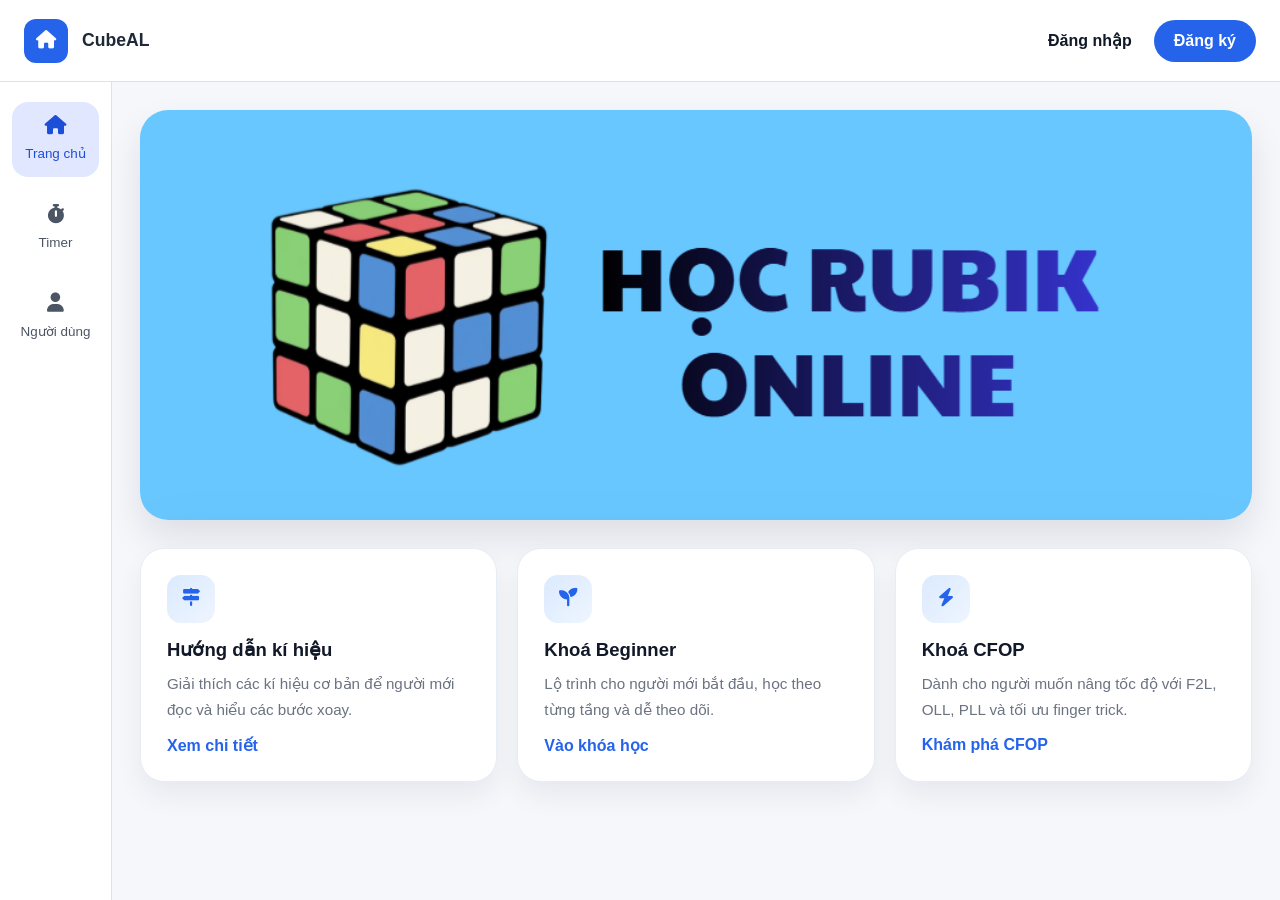
<file: index.html>
<!DOCTYPE html>
<html lang="vi">
<head>
    <meta charset="UTF-8">
    <meta name="viewport" content="width=device-width, initial-scale=1.0">
    <title>CubeAL</title>
    <link rel="stylesheet" href="https://cdnjs.cloudflare.com/ajax/libs/font-awesome/6.5.2/css/all.min.css">
    <link rel="stylesheet" href="./css/style.css">
</head>
<body>
    <div id="main">
        <header id="header">
            <div class="header-brand">
                <a class="fa-solid fa-house" href="./index.html"></a>
                <div class="brand-text">
                    <h1>CubeAL</h1>
                </div>
            </div>

            <nav class="header-actions" data-auth-nav aria-label="Tài khoản">
                <a class="header-link" href="./login.html">Đăng nhập</a>
                <a class="header-btn" href="./register.html">Đăng ký</a>
            </nav>
        </header>

        <aside id="sidebar">
            <nav class="sidebar-menu" aria-label="Điều hướng chính">
                <a class="sidebar-item sidebar-item--active" href="./index.html">
                    <i class="fa-solid fa-house"></i>
                    <span>Trang chủ</span>
                </a>

                <a class="sidebar-item" href="./timer.html">
                    <i class="fa-solid fa-stopwatch"></i>
                    <span>Timer</span>
                </a>

                <a class="sidebar-item" href="./user.html">
                    <i class="fa-solid fa-user"></i>
                    <span>Người dùng</span>
                </a>
            </nav>
        </aside>

        <main id="container">
            <section class="hero-image">
                <img src="./assets/image/homepageimg.png" alt="CubeAL homepage banner">
            </section>

            <section class="feature-section">
                <div class="feature-grid">
                    <article class="feature-card">
                        <div class="feature-icon">
                            <i class="fa-solid fa-signs-post"></i>
                        </div>
                        <h4>Hướng dẫn kí hiệu</h4>
                        <p>Giải thích các kí hiệu cơ bản để người mới đọc và hiểu các bước xoay.</p>
                        <a href="./notations.html">Xem chi tiết</a>
                    </article>

                    <article class="feature-card">
                        <div class="feature-icon">
                            <i class="fa-solid fa-seedling"></i>
                        </div>
                        <h4>Khoá Beginner</h4>
                        <p>Lộ trình cho người mới bắt đầu, học theo từng tầng và dễ theo dõi.</p>
                        <a href="./beginner.html">Vào khóa học</a>
                    </article>

                    <article class="feature-card">
                        <div class="feature-icon">
                            <i class="fa-solid fa-bolt"></i>
                        </div>
                        <h4>Khoá CFOP</h4>
                        <p>Dành cho người muốn nâng tốc độ với F2L, OLL, PLL và tối ưu finger trick.</p>
                        <a href="./cfop.html">Khám phá CFOP</a>
                    </article>
                </div>
            </section>
        </main>
    </div>

    <a class="to-top" href="#main" aria-label="Lên đầu trang">
        <i class="fa-solid fa-arrow-up"></i>
    </a>

    <script src="./js/shared.js"></script>
    <script src="./js/auth.js"></script>
    <script src="./js/main.js"></script>
</body>
</html>
</file>
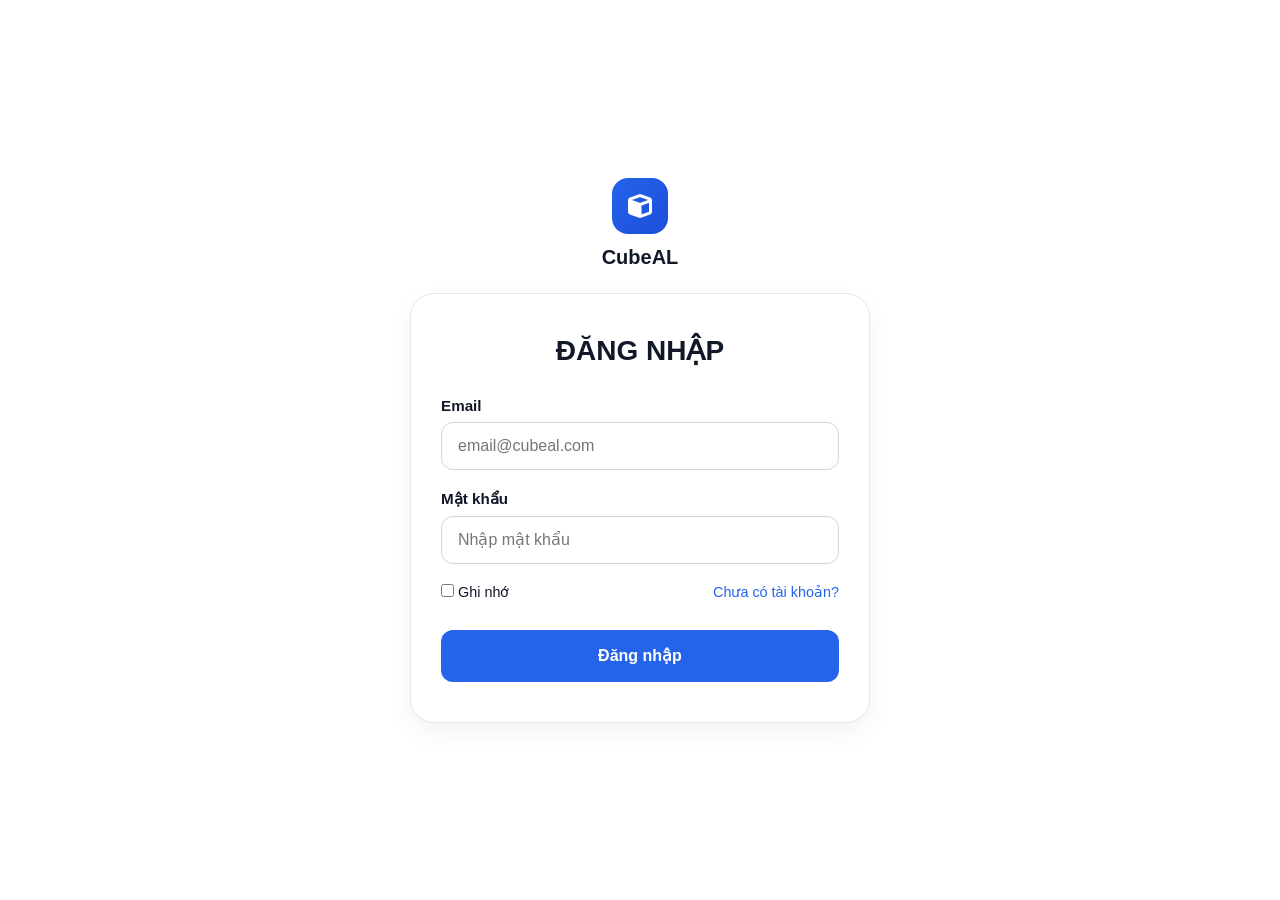
<file: admin-users.html>
<!DOCTYPE html>
<html lang="vi">
<head>
    <meta charset="UTF-8">
    <meta name="viewport" content="width=device-width, initial-scale=1.0">
    <title>Quản lý người dùng | CubeAL</title>
    <link rel="stylesheet" href="https://cdnjs.cloudflare.com/ajax/libs/font-awesome/6.5.2/css/all.min.css">
    <link rel="stylesheet" href="./css/style.css">
    <link rel="stylesheet" href="./css/admin.css">
</head>
<body class="admin-page">
    <div id="main">
        <header id="header">
            <div class="header-brand">
                <a class="fa-solid fa-house" href="./index.html"></a>
                <div class="brand-text">
                    <h1>CubeAL</h1>
                </div>
            </div>

            <nav class="header-actions" data-auth-nav aria-label="Tài khoản">
                <a class="header-link" href="./login.html">Đăng nhập</a>
                <a class="header-btn" href="./register.html">Đăng ký</a>
            </nav>
        </header>

        <aside id="sidebar">
            <nav class="sidebar-menu" aria-label="Điều hướng chính">
                <a class="sidebar-item sidebar-item--active" href="./admin.html">
                    <i class="fa-solid fa-screwdriver-wrench"></i>
                    <span>Admin</span>
                </a>
            </nav>
        </aside>

        <main id="container">
            <div class="admin-wrap">
                <section class="admin-top">
                    <div>
                        <p class="admin-kicker">Quản trị</p>
                        <h2>Quản lý người dùng</h2>
                    </div>
                    <p class="admin-status" id="admin-page-status">Đang kiểm tra quyền truy cập...</p>
                </section>

                <div class="admin-workspace" id="admin-workspace" hidden>
                    <nav class="admin-subnav" aria-label="Điều hướng quản trị">
                        <a class="admin-subnav-link" href="./admin.html">
                            <i class="fa-solid fa-cubes"></i>
                            <span>Công thức</span>
                        </a>
                        <a class="admin-subnav-link is-active" href="./admin-users.html" aria-current="page">
                            <i class="fa-solid fa-users"></i>
                            <span>Người dùng</span>
                        </a>
                    </nav>

                    <section class="admin-overview" aria-label="Tổng quan quản trị">
                        <article class="metric-card">
                            <span class="metric-label">Tổng người dùng</span>
                            <strong id="metric-total-users">0</strong>
                        </article>
                        <article class="metric-card">
                            <span class="metric-label">Đang hoạt động</span>
                            <strong id="metric-active-users">0</strong>
                        </article>
                        <article class="metric-card">
                            <span class="metric-label">Không hoạt động</span>
                            <strong id="metric-inactive-users">0</strong>
                        </article>
                        <article class="metric-card">
                            <span class="metric-label">Công thức</span>
                            <strong id="metric-total-algorithms">0</strong>
                        </article>
                    </section>

                    <section class="user-panel" aria-labelledby="user-management-title">
                        <div class="section-head">
                            <div>
                                <p class="admin-kicker">Người dùng</p>
                                <h3 id="user-management-title">Bộ lọc người dùng</h3>
                            </div>
                        </div>

                        <form class="user-filter user-filter--extended" id="user-filter" role="search">
                            <label class="user-filter-field" for="user-search">
                                <span>Tìm kiếm</span>
                                <input id="user-search" type="search" name="search" placeholder="Tên hoặc email">
                            </label>

                            <label class="user-filter-field" for="user-status">
                                <span>Trạng thái</span>
                                <select id="user-status" name="inactive">
                                    <option value="">Tất cả</option>
                                    <option value="false">Đang hoạt động</option>
                                    <option value="true">Không hoạt động</option>
                                </select>
                            </label>

                            <div class="user-filter-actions">
                                <button class="primary-action" type="submit">
                                    <i class="fa-solid fa-filter"></i>
                                    Lọc
                                </button>
                                <button class="secondary-action" type="button" id="user-filter-clear">
                                    <i class="fa-solid fa-rotate-left"></i>
                                    Xóa lọc
                                </button>
                            </div>
                        </form>

                        <p class="admin-status" id="user-list-status">Đang tải người dùng...</p>
                        <div class="user-list" id="user-list"></div>
                    </section>
                </div>
            </div>
        </main>
    </div>

    <script src="./js/shared.js"></script>
    <script src="./js/auth.js"></script>
    <script src="./js/admin-users.js"></script>
</body>
</html>
</file>
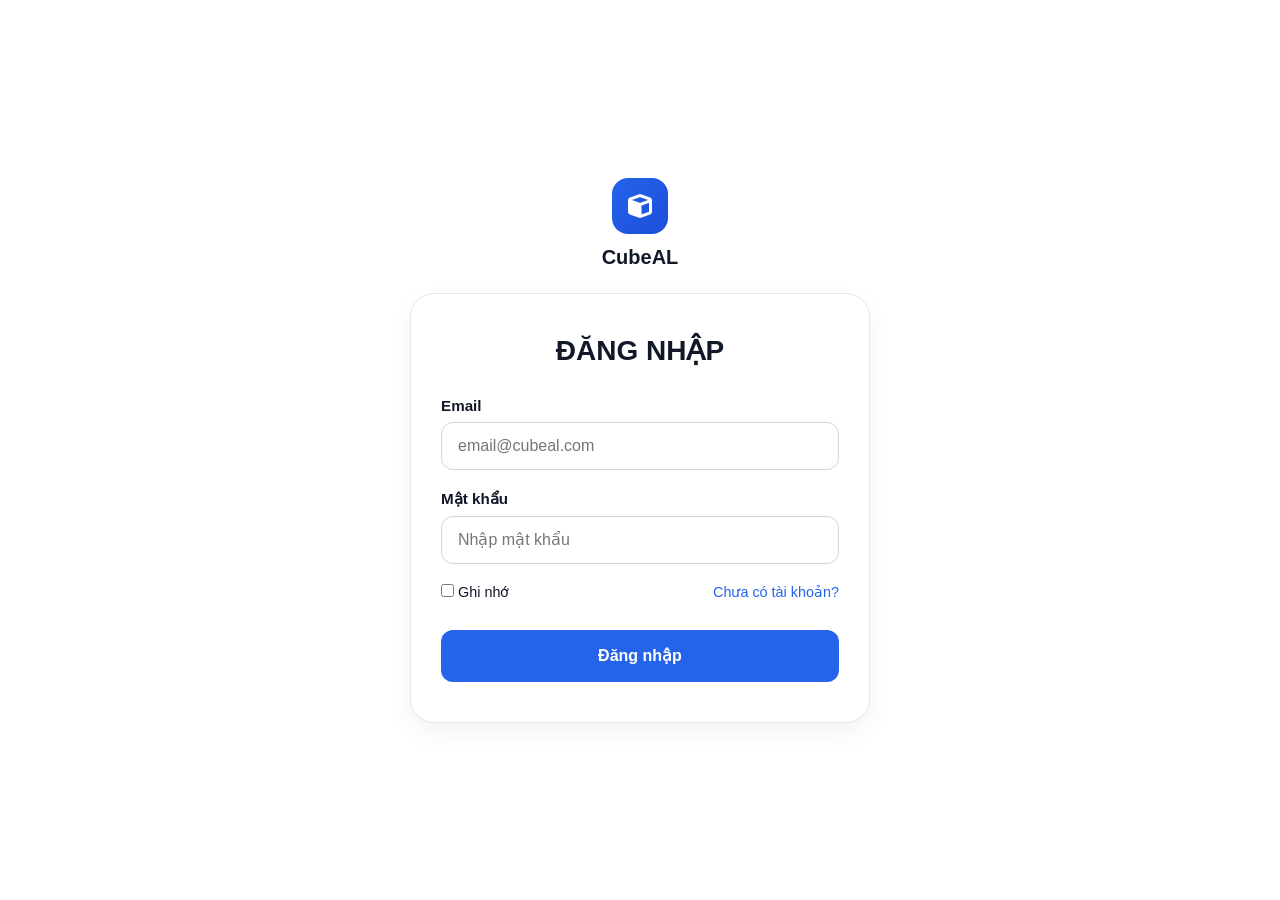
<file: admin.html>
<!DOCTYPE html>
<html lang="vi">
<head>
    <meta charset="UTF-8">
    <meta name="viewport" content="width=device-width, initial-scale=1.0">
    <title>Quản lý công thức | CubeAL</title>
    <link rel="stylesheet" href="https://cdnjs.cloudflare.com/ajax/libs/font-awesome/6.5.2/css/all.min.css">
    <link rel="stylesheet" href="./css/style.css">
    <link rel="stylesheet" href="./css/admin.css">
</head>
<body class="admin-page">
    <div id="main">
        <header id="header">
            <div class="header-brand">
                <a class="fa-solid fa-house" href="./index.html"></a>
                <div class="brand-text">
                    <h1>CubeAL</h1>
                </div>
            </div>

            <nav class="header-actions" data-auth-nav aria-label="Tài khoản">
                <a class="header-link" href="./login.html">Đăng nhập</a>
                <a class="header-btn" href="./register.html">Đăng ký</a>
            </nav>
        </header>

        <aside id="sidebar">
            <nav class="sidebar-menu" aria-label="Điều hướng chính">
                <a class="sidebar-item sidebar-item--active" href="./admin.html">
                    <i class="fa-solid fa-screwdriver-wrench"></i>
                    <span>Admin</span>
                </a>
            </nav>
        </aside>

        <main id="container">
            <div class="admin-wrap">
                <section class="admin-top">
                    <div>
                        <p class="admin-kicker">Quản trị</p>
                        <h2>Quản lý công thức</h2>
                    </div>
                    <p class="admin-status" id="admin-page-status">Đang kiểm tra quyền truy cập...</p>
                </section>

                <div class="admin-workspace" id="admin-workspace" hidden>
                    <nav class="admin-subnav" aria-label="Điều hướng quản trị">
                        <a class="admin-subnav-link is-active" href="./admin.html" aria-current="page">
                            <i class="fa-solid fa-cubes"></i>
                            <span>Công thức</span>
                        </a>
                        <a class="admin-subnav-link" href="./admin-users.html">
                            <i class="fa-solid fa-users"></i>
                            <span>Người dùng</span>
                        </a>
                    </nav>

                    <section class="admin-overview" aria-label="Tổng quan quản trị">
                        <article class="metric-card">
                            <span class="metric-label">Tổng người dùng</span>
                            <strong id="metric-total-users">0</strong>
                        </article>
                        <article class="metric-card">
                            <span class="metric-label">Đang hoạt động</span>
                            <strong id="metric-active-users">0</strong>
                        </article>
                        <article class="metric-card">
                            <span class="metric-label">Không hoạt động</span>
                            <strong id="metric-inactive-users">0</strong>
                        </article>
                        <article class="metric-card">
                            <span class="metric-label">Công thức</span>
                            <strong id="metric-total-algorithms">0</strong>
                        </article>
                    </section>

                    <section class="admin-grid">
                        <form class="admin-form" id="algorithm-form" novalidate>
                            <input type="hidden" id="algorithm-id" name="id">
                            <input type="hidden" id="algorithm-course" name="course" value="cfop">
                            <input type="hidden" id="algorithm-image-url" name="imageUrl">

                            <div class="form-head">
                                <h3 id="form-title">Thêm công thức</h3>
                                <button class="secondary-action" type="button" id="algorithm-reset">
                                    <i class="fa-solid fa-rotate-left"></i>
                                    Mới
                                </button>
                            </div>

                            <div class="form-row">
                                <label>
                                    <span>Phần</span>
                                    <select id="algorithm-stage" name="stage" required></select>
                                </label>
                            </div>

                            <div class="form-pair">
                                <label>
                                    <span>Nhóm</span>
                                    <input id="algorithm-category" name="category" type="text" maxlength="50" required placeholder="OLL, PLL, F2L...">
                                </label>
                                <label>
                                    <span>Mã case</span>
                                    <input id="algorithm-case" name="caseCode" type="text" maxlength="50" required placeholder="27, Ua, T...">
                                </label>
                            </div>

                            <div class="form-row">
                                <label>
                                    <span>Tên công thức</span>
                                    <input id="algorithm-name" name="name" type="text" maxlength="120" required>
                                </label>
                            </div>

                            <div class="form-row">
                                <label>
                                    <span>Công thức</span>
                                    <textarea id="algorithm-formula" name="formula" rows="3" maxlength="500" required></textarea>
                                </label>
                            </div>

                            <div class="form-row">
                                <label>
                                    <span>Mô tả</span>
                                    <textarea id="algorithm-description" name="description" rows="3" maxlength="2000"></textarea>
                                </label>
                            </div>

                            <div class="form-row">
                                <label>
                                    <span>Upload ảnh</span>
                                    <input id="algorithm-image" name="image" type="file" accept="image/jpeg,image/png,image/webp">
                                </label>
                                <div class="image-preview" id="image-preview" hidden>
                                    <img id="image-preview-img" alt="Ảnh công thức">
                                    <button class="icon-action is-danger" type="button" id="algorithm-remove-image" aria-label="Xóa ảnh">
                                        <i class="fa-solid fa-trash"></i>
                                    </button>
                                </div>
                            </div>

                            <div class="form-row">
                                <label>
                                    <span>Video URL</span>
                                    <input id="algorithm-video" name="videoUrl" type="url" maxlength="500" placeholder="https://www.youtube.com/watch?v=...">
                                </label>
                            </div>

                            <div class="form-pair">
                                <label>
                                    <span>Bắt đầu tại</span>
                                    <input id="algorithm-video-start" name="videoStartSeconds" type="text" maxlength="12" placeholder="1:23">
                                </label>
                                <label>
                                    <span>Kết thúc tại</span>
                                    <input id="algorithm-video-end" name="videoEndSeconds" type="text" maxlength="12" placeholder="1:57">
                                </label>
                            </div>

                            <div class="form-pair">
                                <label>
                                    <span>Độ khó</span>
                                    <select id="algorithm-difficulty" name="difficulty">
                                        <option value="easy">Easy</option>
                                        <option value="medium">Medium</option>
                                        <option value="hard">Hard</option>
                                    </select>
                                </label>
                                <label>
                                    <span>Thứ tự</span>
                                    <input id="algorithm-sort" name="sortOrder" type="number" step="1" value="0">
                                </label>
                            </div>

                            <label class="check-row">
                                <input id="algorithm-active" name="isActive" type="checkbox" checked>
                                <span>Hiển thị công thức</span>
                            </label>

                            <p class="admin-status" id="algorithm-form-status" hidden></p>

                            <div class="form-actions">
                                <button class="primary-action" type="submit" id="algorithm-submit">
                                    <i class="fa-solid fa-floppy-disk"></i>
                                    Lưu công thức
                                </button>
                            </div>
                        </form>

                        <section class="algorithm-panel">
                            <div class="section-head">
                                <div>
                                    <p class="admin-kicker">Công thức</p>
                                    <h3>Danh sách công thức</h3>
                                </div>
                            </div>

                            <form class="algorithm-filter" id="algorithm-filter">
                                <select id="filter-stage" name="stage">
                                    <option value="">Tất cả phần CFOP</option>
                                </select>
                                <button class="icon-action" type="submit" aria-label="Lọc công thức">
                                    <i class="fa-solid fa-filter"></i>
                                </button>
                            </form>

                            <p class="admin-status" id="algorithm-list-status">Đang tải công thức...</p>
                            <div class="algorithm-list" id="algorithm-list"></div>
                        </section>
                    </section>
                </div>
            </div>
        </main>
    </div>

    <div class="formula-delete-modal" id="algorithm-delete-modal" role="dialog" aria-modal="true" aria-labelledby="algorithm-delete-title" aria-describedby="algorithm-delete-description" hidden>
        <div class="formula-delete-backdrop" data-delete-modal-close></div>
        <section class="formula-delete-dialog">
            <div class="formula-delete-icon" aria-hidden="true">
                <i class="fa-solid fa-triangle-exclamation"></i>
            </div>
            <div>
                <h3 id="algorithm-delete-title">Xóa công thức?</h3>
                <p id="algorithm-delete-description">
                    Công thức <strong id="algorithm-delete-name"></strong> sẽ bị xóa khỏi danh sách quản trị.
                </p>
            </div>
            <div class="formula-delete-actions">
                <button class="secondary-action" type="button" id="algorithm-delete-cancel">Huỷ</button>
                <button class="danger-action" type="button" id="algorithm-delete-confirm">
                    <i class="fa-solid fa-trash"></i>
                    Xóa
                </button>
            </div>
        </section>
    </div>

    <script src="./js/shared.js"></script>
    <script src="./js/auth.js"></script>
    <script src="./js/admin.js"></script>
</body>
</html>
</file>
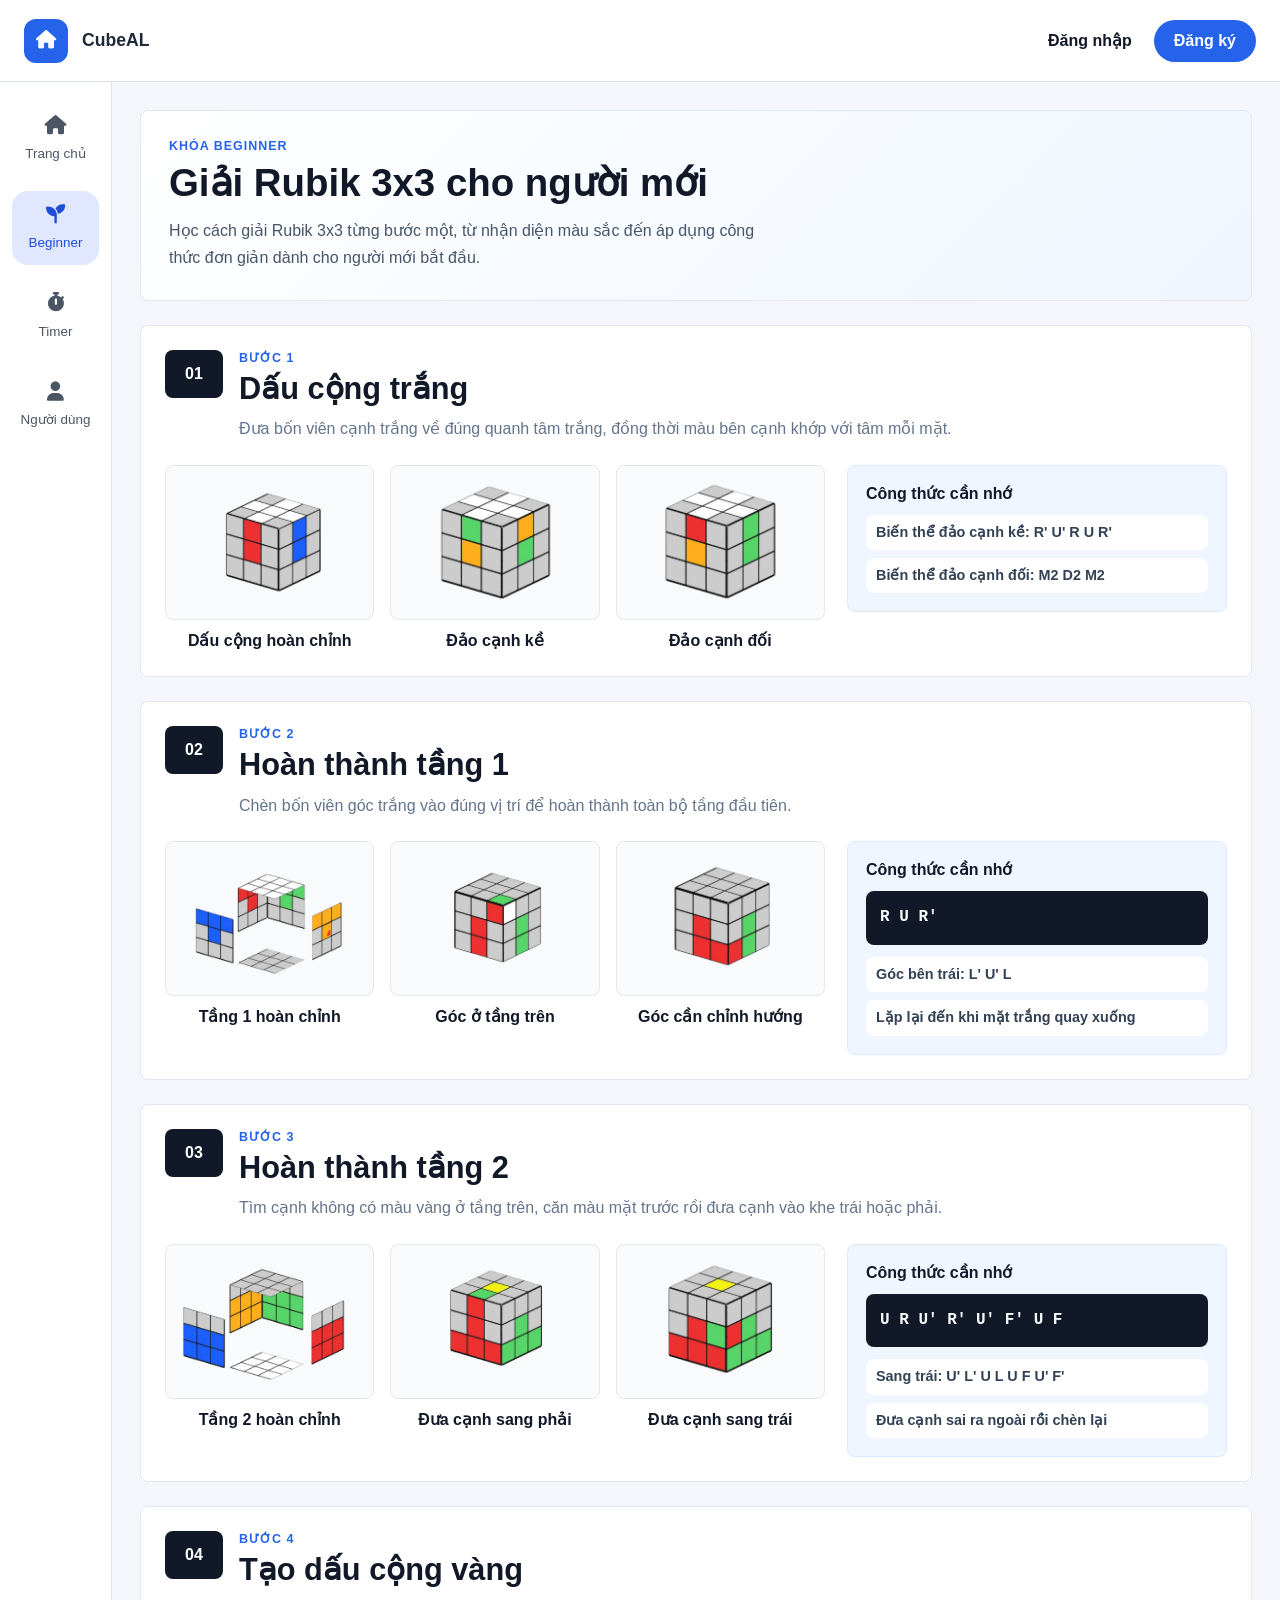
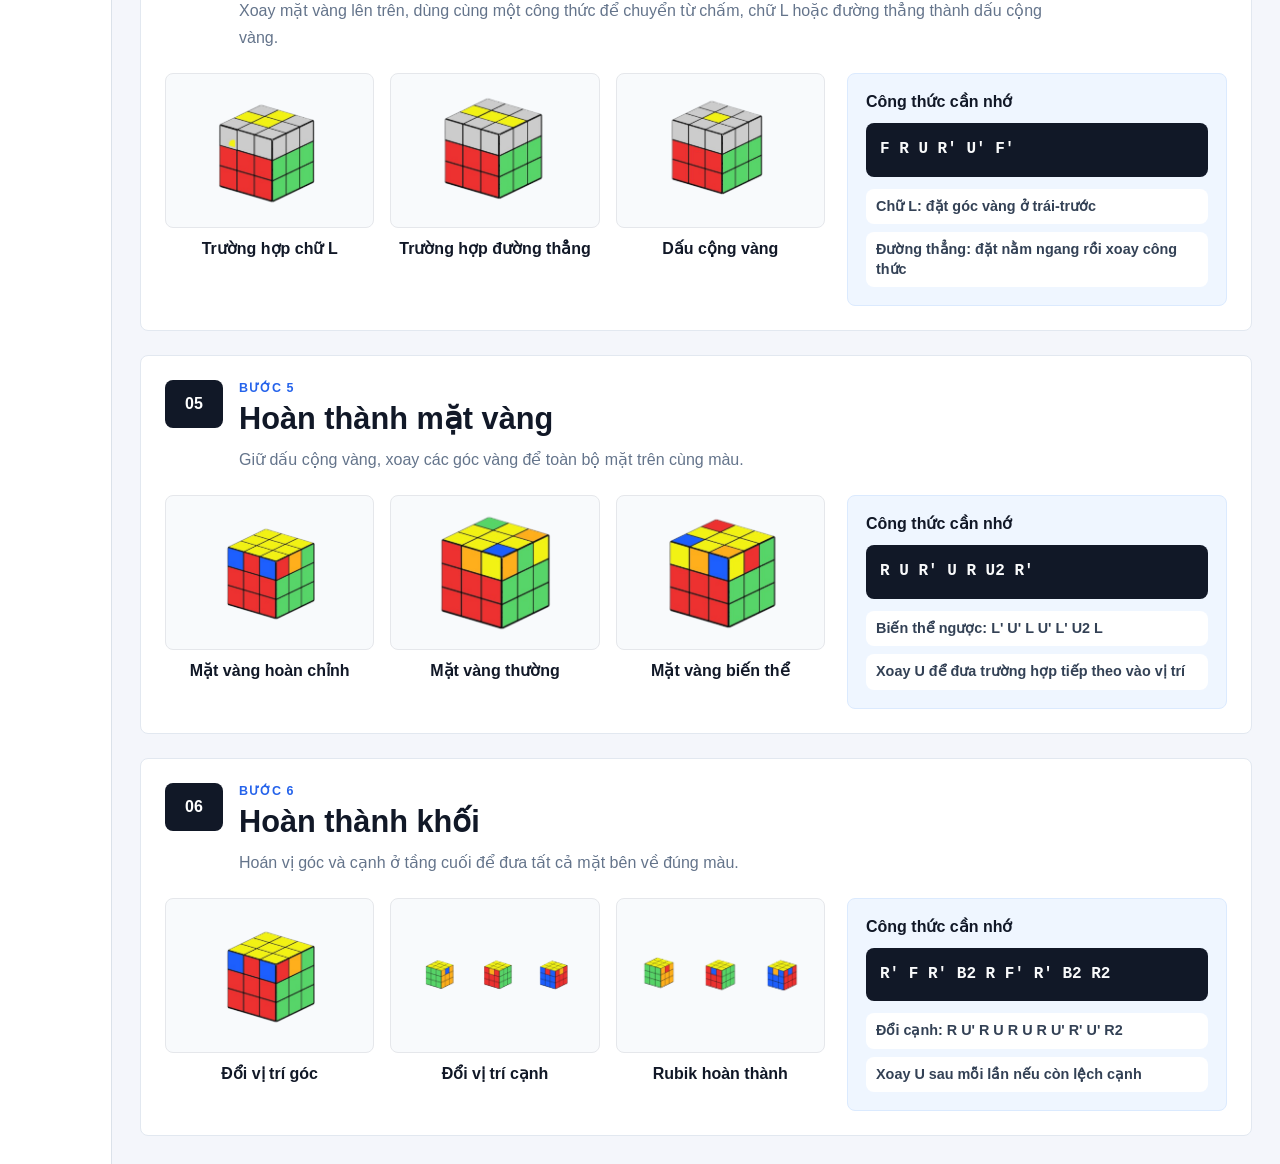
<file: beginner.html>
<!DOCTYPE html>
<html lang="vi">
<head>
    <meta charset="UTF-8">
    <meta name="viewport" content="width=device-width, initial-scale=1.0">
    <title>Beginner | CubeAL</title>
    <link rel="stylesheet" href="https://cdnjs.cloudflare.com/ajax/libs/font-awesome/6.5.2/css/all.min.css">
    <link rel="stylesheet" href="./css/style.css">
    <link rel="stylesheet" href="./css/beginner.css">
</head>
<body class="beginner-page">
    <div id="main">
        <header id="header">
            <div class="header-brand">
                <a class="fa-solid fa-house" href="./index.html"></a>
                <div class="brand-text">
                    <h1>CubeAL</h1>
                </div>
            </div>

            <nav class="header-actions" data-auth-nav aria-label="Tài khoản">
                <a class="header-link" href="./login.html">Đăng nhập</a>
                <a class="header-btn" href="./register.html">Đăng ký</a>
            </nav>
        </header>

        <aside id="sidebar">
            <nav class="sidebar-menu" aria-label="Điều hướng chính">
                <a class="sidebar-item" href="./index.html">
                    <i class="fa-solid fa-house"></i>
                    <span>Trang chủ</span>
                </a>

                <a class="sidebar-item sidebar-item--active" href="./beginner.html">
                    <i class="fa-solid fa-seedling"></i>
                    <span>Beginner</span>
                </a>

                <a class="sidebar-item" href="./cfop.html">
                    <i class="fa-solid fa-bolt"></i>
                    <span>CFOP</span>
                </a>

                <a class="sidebar-item" href="./notations.html">
                    <i class="fa-solid fa-signs-post"></i>
                    <span>Kí hiệu</span>
                </a>

                <a class="sidebar-item" href="./timer.html">
                    <i class="fa-solid fa-stopwatch"></i>
                    <span>Timer</span>
                </a>
            </nav>
        </aside>

        <main id="container">
            <div class="beginner-wrap">
                <section class="beginner-hero">
                    <div class="beginner-hero-copy">
                        <p class="beginner-kicker">Khóa Beginner</p>
                        <h2>Giải Rubik 3x3 cho người mới</h2>
                        <p>Học cách giải Rubik 3x3 từng bước một, từ nhận diện màu sắc đến áp dụng công thức đơn giản dành cho người mới bắt đầu.</p>
                    </div>
                </section>

                <section class="beginner-step" id="dau-cong">
                    <div class="beginner-step-head">
                        <span class="beginner-step-number">01</span>
                        <div>
                            <p class="beginner-kicker">Bước 1</p>
                            <h3>Dấu cộng trắng</h3>
                            <p>Đưa bốn viên cạnh trắng về đúng quanh tâm trắng, đồng thời màu bên cạnh khớp với tâm mỗi mặt.</p>
                        </div>
                    </div>

                    <div class="beginner-step-body">
                        <div class="beginner-gallery beginner-gallery--wide">
                            <article class="beginner-card">
                                <div class="beginner-pic">
                                    <img src="./assets/image/Beginner/cross.png" alt="Dấu cộng trắng hoàn chỉnh" loading="lazy">
                                </div>
                                <p>Dấu cộng hoàn chỉnh</p>
                            </article>

                            <article class="beginner-card">
                                <div class="beginner-pic">
                                    <img src="./assets/image/Beginner/đảo cạnh kề dấu cộng trắng.png" alt="Đảo cạnh kề dấu cộng trắng" loading="lazy">
                                </div>
                                <p>Đảo cạnh kề</p>
                            </article>

                            <article class="beginner-card">
                                <div class="beginner-pic">
                                    <img src="./assets/image/Beginner/đảo cạnh đối dấu cộng trắng.png" alt="Đảo cạnh đối dấu cộng trắng" loading="lazy">
                                </div>
                                <p>Đảo cạnh đối</p>
                            </article>
                        </div>

                        <div class="beginner-formulas">
                            <h4>Công thức cần nhớ</h4>
                            
                            <div class="beginner-variants">
                                <span>Biến thể đảo cạnh kề: R' U' R U R'</span>
                                <span>Biến thể đảo cạnh đối: M2 D2 M2</span>
                              
                            </div>
                        </div>
                    </div>
                </section>

                <section class="beginner-step" id="tang-1">
                    <div class="beginner-step-head">
                        <span class="beginner-step-number">02</span>
                        <div>
                            <p class="beginner-kicker">Bước 2</p>
                            <h3>Hoàn thành tầng 1</h3>
                            <p>Chèn bốn viên góc trắng vào đúng vị trí để hoàn thành toàn bộ tầng đầu tiên.</p>
                        </div>
                    </div>

                    <div class="beginner-step-body">
                        <div class="beginner-gallery">
                            <article class="beginner-card">
                                <div class="beginner-pic">
                                    <img src="./assets/image/Beginner/tầng 1.png" alt="Tầng 1 đã hoàn thành" loading="lazy">
                                </div>
                                <p>Tầng 1 hoàn chỉnh</p>
                            </article>

                            <article class="beginner-card">
                                <div class="beginner-pic">
                                    <img src="./assets/image/Beginner/góc.png" alt="Góc trắng ở tầng trên" loading="lazy">
                                </div>
                                <p>Góc ở tầng trên</p>
                            </article>

                            <article class="beginner-card">
                                <div class="beginner-pic">
                                    <img src="./assets/image/Beginner/góc 2.png" alt="Góc trắng cần xoay về đúng hướng" loading="lazy">
                                </div>
                                <p>Góc cần chỉnh hướng</p>
                            </article>
                        </div>

                        <div class="beginner-formulas">
                            <h4>Công thức cần nhớ</h4>
                            <div class="beginner-formula-main">R U R'</div>
                            <div class="beginner-variants">
                                <span>Góc bên trái: L' U' L</span>
                                <span>Lặp lại đến khi mặt trắng quay xuống</span>
                            </div>
                        </div>
                    </div>
                </section>

                <section class="beginner-step" id="tang-2">
                    <div class="beginner-step-head">
                        <span class="beginner-step-number">03</span>
                        <div>
                            <p class="beginner-kicker">Bước 3</p>
                            <h3>Hoàn thành tầng 2</h3>
                            <p>Tìm cạnh không có màu vàng ở tầng trên, căn màu mặt trước rồi đưa cạnh vào khe trái hoặc phải.</p>
                        </div>
                    </div>

                    <div class="beginner-step-body">
                        <div class="beginner-gallery beginner-gallery--wide">
                            <article class="beginner-card">
                                <div class="beginner-pic">
                                    <img src="./assets/image/Beginner/tầng 2.png" alt="Tầng 2 đã hoàn thành" loading="lazy">
                                </div>
                                <p>Tầng 2 hoàn chỉnh</p>
                            </article>

                            <article class="beginner-card">
                                <div class="beginner-pic">
                                    <img src="./assets/image/Beginner/tầng 2 - 1.png" alt="Đưa cạnh tầng 2 sang phải" loading="lazy">
                                </div>
                                <p>Đưa cạnh sang phải</p>
                            </article>

                            <article class="beginner-card">
                                <div class="beginner-pic">
                                    <img src="./assets/image/Beginner/tầng 2 - 2.png" alt="Đưa cạnh tầng 2 sang trái" loading="lazy">
                                </div>
                                <p>Đưa cạnh sang trái</p>
                            </article>
                        </div>

                        <div class="beginner-formulas">
                            <h4>Công thức cần nhớ</h4>
                            <div class="beginner-formula-main">U R U' R' U' F' U F</div>
                            <div class="beginner-variants">
                                <span>Sang trái: U' L' U L U F U' F'</span>
                                <span>Đưa cạnh sai ra ngoài rồi chèn lại</span>
                            </div>
                        </div>
                    </div>
                </section>

                <section class="beginner-step" id="dau-cong-vang">
                    <div class="beginner-step-head">
                        <span class="beginner-step-number">04</span>
                        <div>
                            <p class="beginner-kicker">Bước 4</p>
                            <h3>Tạo dấu cộng vàng</h3>
                            <p>Xoay mặt vàng lên trên, dùng cùng một công thức để chuyển từ chấm, chữ L hoặc đường thẳng thành dấu cộng vàng.</p>
                        </div>
                    </div>

                    <div class="beginner-step-body">
                        <div class="beginner-gallery">
                            <article class="beginner-card">
                                <div class="beginner-pic">
                                    <img src="./assets/image/Beginner/mặt vàng 1.png" alt="Trường hợp chữ L vàng" loading="lazy">
                                </div>
                                <p>Trường hợp chữ L</p>
                            </article>

                            <article class="beginner-card">
                                <div class="beginner-pic">
                                    <img src="./assets/image/Beginner/mặt vàng 2.png" alt="Trường hợp đường thẳng vàng" loading="lazy">
                                </div>
                                <p>Trường hợp đường thẳng</p>
                            </article>

                            <article class="beginner-card">
                                <div class="beginner-pic">
                                    <img src="./assets/image/Beginner/mặt vàng.png" alt="Dấu cộng vàng hoàn chỉnh" loading="lazy">
                                </div>
                                <p>Dấu cộng vàng</p>
                            </article>
                        </div>

                        <div class="beginner-formulas">
                            <h4>Công thức cần nhớ</h4>
                            <div class="beginner-formula-main">F R U R' U' F'</div>
                            <div class="beginner-variants">
                                <span>Chữ L: đặt góc vàng ở trái-trước</span>
                                <span>Đường thẳng: đặt nằm ngang rồi xoay công thức</span>
                            </div>
                        </div>
                    </div>
                </section>

                <section class="beginner-step" id="mat-vang">
                    <div class="beginner-step-head">
                        <span class="beginner-step-number">05</span>
                        <div>
                            <p class="beginner-kicker">Bước 5</p>
                            <h3>Hoàn thành mặt vàng</h3>
                            <p>Giữ dấu cộng vàng, xoay các góc vàng để toàn bộ mặt trên cùng màu.</p>
                        </div>
                    </div>

                    <div class="beginner-step-body">
                        <div class="beginner-gallery">
                            <article class="beginner-card">
                                <div class="beginner-pic">
                                    <img src="./assets/image/Beginner/hoàn thành 1.png" alt="Mặt vàng hoàn chỉnh" loading="lazy">
                                </div>
                                <p>Mặt vàng hoàn chỉnh</p>
                            </article>

                            <article class="beginner-card">
                                <div class="beginner-pic">
                                    <img src="./assets/image/Beginner/mặt vàng thường.png" alt="Mặt vàng thường" loading="lazy">
                                </div>
                                <p>Mặt vàng thường</p>
                            </article>

                            <article class="beginner-card">
                                <div class="beginner-pic">
                                    <img src="./assets/image/Beginner/Mặt vàng bản biến thể.png" alt="Mặt vàng biến thể" loading="lazy">
                                </div>
                                <p>Mặt vàng biến thể</p>
                            </article>
                        </div>

                        <div class="beginner-formulas">
                            <h4>Công thức cần nhớ</h4>
                            <div class="beginner-formula-main">R U R' U R U2 R'</div>
                            <div class="beginner-variants">
                                <span>Biến thể ngược: L' U' L U' L' U2 L</span>
                                <span>Xoay U để đưa trường hợp tiếp theo vào vị trí</span>
                            </div>
                        </div>
                    </div>
                </section>

                <section class="beginner-step" id="hoan-thanh">
                    <div class="beginner-step-head">
                        <span class="beginner-step-number">06</span>
                        <div>
                            <p class="beginner-kicker">Bước 6</p>
                            <h3>Hoàn thành khối</h3>
                            <p>Hoán vị góc và cạnh ở tầng cuối để đưa tất cả mặt bên về đúng màu.</p>
                        </div>
                    </div>

                    <div class="beginner-step-body">
                        <div class="beginner-gallery beginner-gallery--wide">
                            <article class="beginner-card">
                                <div class="beginner-pic">
                                    <img src="./assets/image/Beginner/hoàn thành 1.png" alt="Hoán vị góc tầng cuối" loading="lazy">
                                </div>
                                <p>Đổi vị trí góc</p>
                            </article>

                            <article class="beginner-card">
                                <div class="beginner-pic">
                                    <img src="./assets/image/Beginner/hoàn thành 2.png" alt="Hoán vị cạnh tầng cuối" loading="lazy">
                                </div>
                                <p>Đổi vị trí cạnh</p>
                            </article>

                            <article class="beginner-card">
                                <div class="beginner-pic">
                                    <img src="./assets/image/Beginner/hoàn thành 3.png" alt="Khối Rubik đã hoàn thành" loading="lazy">
                                </div>
                                <p>Rubik hoàn thành</p>
                            </article>
                        </div>

                        <div class="beginner-formulas">
                            <h4>Công thức cần nhớ</h4>
                            <div class="beginner-formula-main">R' F R' B2 R F' R' B2 R2</div>
                            <div class="beginner-variants">
                                <span>Đổi cạnh: R U' R U R U R U' R' U' R2</span>
                                <span>Xoay U sau mỗi lần nếu còn lệch cạnh</span>
                            </div>
                        </div>
                    </div>
                </section>
            </div>
        </main>
    </div>

    <a class="to-top" href="#main" aria-label="Lên đầu trang">
        <i class="fa-solid fa-arrow-up"></i>
    </a>

    <script src="./js/shared.js"></script>
    <script src="./js/auth.js"></script>
    <script src="./js/main.js"></script>
</body>
</html>
</file>
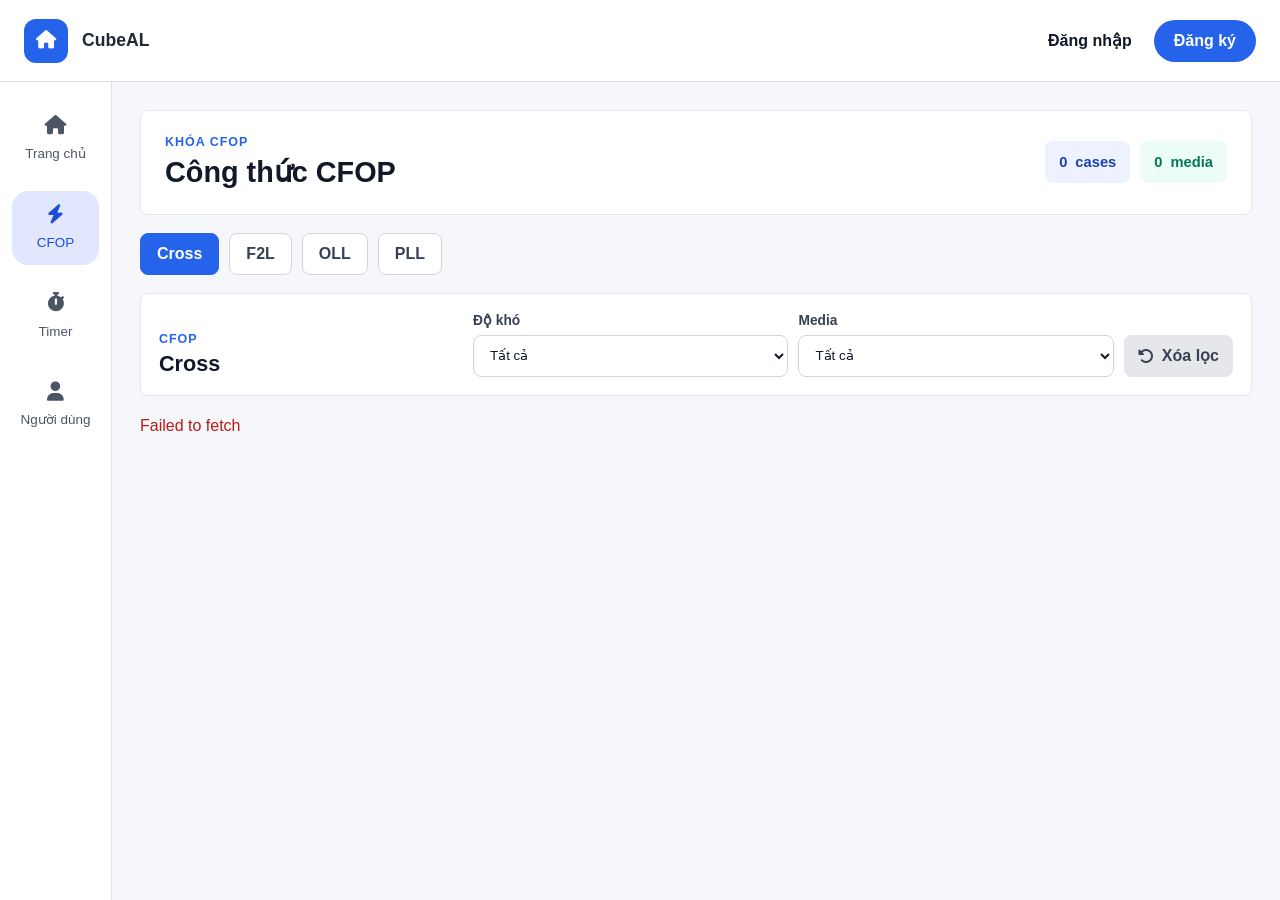
<file: cfop.html>
<!DOCTYPE html>
<html lang="vi">
<head>
    <meta charset="UTF-8">
    <meta name="viewport" content="width=device-width, initial-scale=1.0">
    <title>CFOP | CubeAL</title>
    <link rel="stylesheet" href="https://cdnjs.cloudflare.com/ajax/libs/font-awesome/6.5.2/css/all.min.css">
    <link rel="stylesheet" href="./css/style.css">
    <link rel="stylesheet" href="./css/algorithms.css">
</head>
<body class="algorithm-page" data-course="cfop">
    <div id="main">
        <header id="header">
            <div class="header-brand">
                <a class="fa-solid fa-house" href="./index.html"></a>
                <div class="brand-text">
                    <h1>CubeAL</h1>
                </div>
            </div>

            <nav class="header-actions" data-auth-nav aria-label="Tài khoản">
                <a class="header-link" href="./login.html">Đăng nhập</a>
                <a class="header-btn" href="./register.html">Đăng ký</a>
            </nav>
        </header>

        <aside id="sidebar">
            <nav class="sidebar-menu" aria-label="Điều hướng chính">
                <a class="sidebar-item" href="./index.html">
                    <i class="fa-solid fa-house"></i>
                    <span>Trang chủ</span>
                </a>

                <a class="sidebar-item" href="./beginner.html">
                    <i class="fa-solid fa-seedling"></i>
                    <span>Beginner</span>
                </a>

                <a class="sidebar-item sidebar-item--active" href="./cfop.html">
                    <i class="fa-solid fa-bolt"></i>
                    <span>CFOP</span>
                </a>

                <a class="sidebar-item" href="./notations.html">
                    <i class="fa-solid fa-signs-post"></i>
                    <span>Kí hiệu</span>
                </a>

                <a class="sidebar-item" href="./timer.html">
                    <i class="fa-solid fa-stopwatch"></i>
                    <span>Timer</span>
                </a>
            </nav>
        </aside>

        <main id="container">
            <div class="course-wrap">
                <section class="course-top">
                    <div>
                        <p class="course-kicker">Khóa CFOP</p>
                        <h2>Công thức CFOP</h2>
                    </div>
                    <div class="course-overview" aria-label="Thống kê CFOP">
                        <span><strong id="stage-count">0</strong> cases</span>
                        <span><strong id="media-count">0</strong> media</span>
                    </div>
                </section>

                <div class="course-tabs" id="course-tabs" role="tablist" aria-label="Phần CFOP"></div>

                <section class="course-controls" aria-label="Bộ lọc công thức">
                    <div>
                        <p class="course-kicker" id="stage-kicker">CFOP</p>
                        <h3 id="stage-title">Cross</h3>
                    </div>

                    <form class="course-filter" id="course-filter">
                        <label>
                            <span>Độ khó</span>
                            <select id="difficulty-filter" name="difficulty">
                                <option value="">Tất cả</option>
                                <option value="easy">Easy</option>
                                <option value="medium">Medium</option>
                                <option value="hard">Hard</option>
                            </select>
                        </label>
                        <label>
                            <span>Media</span>
                            <select id="media-filter" name="media">
                                <option value="">Tất cả</option>
                                <option value="image">Có ảnh</option>
                                <option value="video">Có video</option>
                                <option value="both">Ảnh và video</option>
                            </select>
                        </label>
                        <button class="course-clear" id="filter-clear" type="button">
                            <i class="fa-solid fa-rotate-left"></i>
                            Xóa lọc
                        </button>
                    </form>
                </section>

                <p class="course-status" id="course-status">Đang tải công thức...</p>
                <section class="algorithm-grid" id="algorithm-grid" aria-label="Danh sách công thức CFOP"></section>
            </div>
        </main>
    </div>

    <div class="course-modal" id="algorithm-modal" hidden>
        <div class="course-modal-backdrop" data-close-detail></div>
        <section class="course-dialog" role="dialog" aria-modal="true" aria-labelledby="detail-title">
            <button class="detail-close" type="button" data-close-detail aria-label="Đóng">
                <i class="fa-solid fa-xmark"></i>
            </button>
            <div class="detail-media" id="detail-media"></div>
            <div class="detail-body">
                <p class="course-kicker" id="detail-kicker">CFOP</p>
                <h3 id="detail-title"></h3>
                <div class="course-meta" id="detail-meta"></div>
                <p class="course-formula" id="detail-formula"></p>
                <div id="detail-video"></div>
                <p class="course-description" id="detail-description"></p>
            </div>
        </section>
    </div>

    <script src="./js/shared.js"></script>
    <script src="./js/auth.js"></script>
    <script src="./js/algorithms.js"></script>
</body>
</html>
</file>
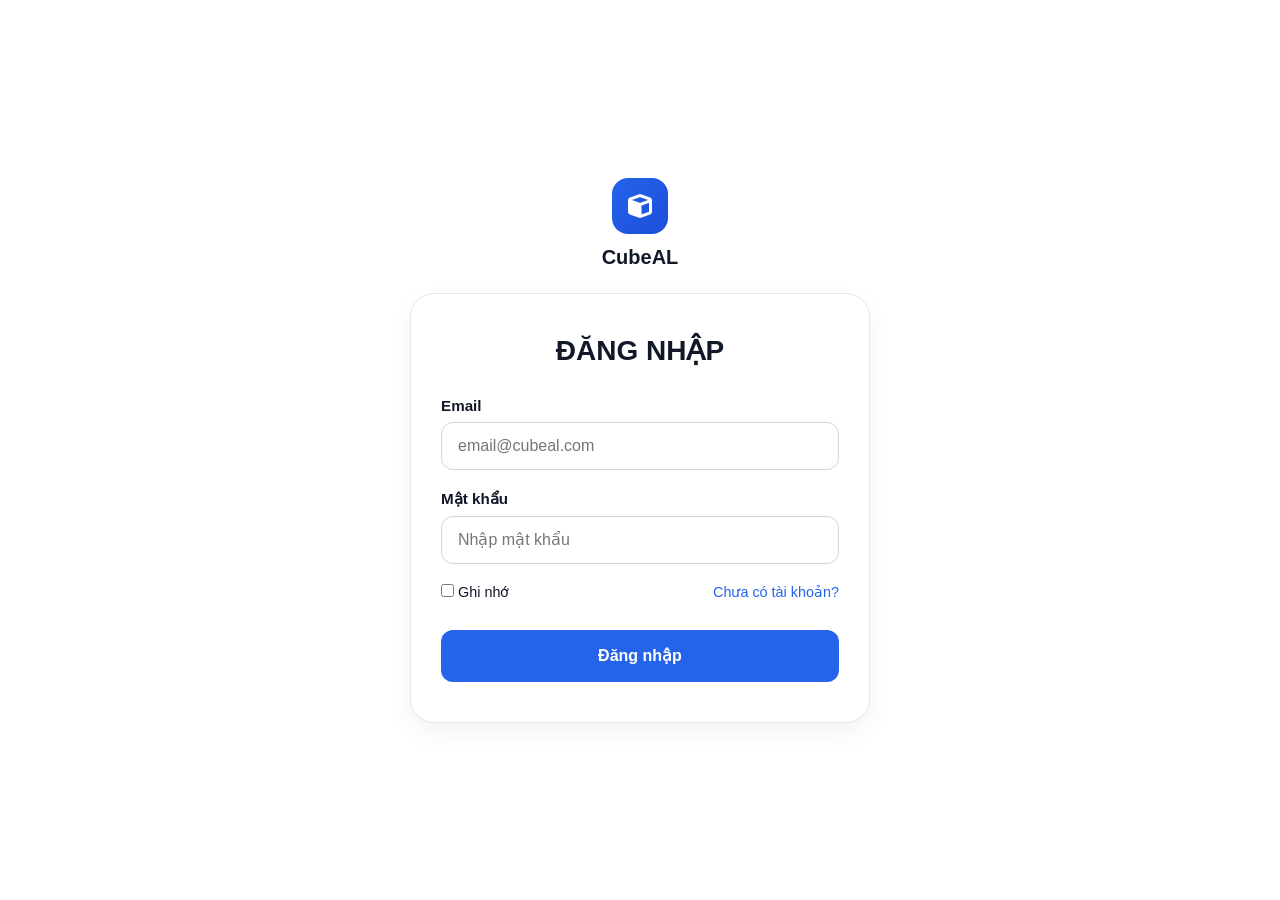
<file: login.html>
<!DOCTYPE html>
<html lang="vi">
<head>
    <meta charset="UTF-8">
    <meta name="viewport" content="width=device-width, initial-scale=1.0">
    <title>Đăng nhập | CubeAL</title>
    <link rel="stylesheet" href="https://cdnjs.cloudflare.com/ajax/libs/font-awesome/6.5.2/css/all.min.css">
    <link rel="stylesheet" href="./css/style.css">
    <link rel="stylesheet" href="./css/auth.css">
</head>
<body class="auth-page">
    <div class="auth-shell">
        <header class="auth-top">
            <a class="auth-brand" href="./index.html">
                <span class="auth-brand__icon"><i class="fa-solid fa-cube"></i></span>
                <span class="auth-brand__text">
                    <strong>CubeAL</strong>
                </span>
            </a>
        </header>

        <main class="auth-main">
            <section class="auth-card">
                <div class="auth-card__head">
                    <h2>ĐĂNG NHẬP</h2>
                </div>

                <form id="login-form" class="auth-form" novalidate>
                    <label class="auth-field">
                        <span>Email</span>
                        <input type="email" name="email" placeholder="email@cubeal.com" required>
                    </label>

                    <label class="auth-field">
                        <span>Mật khẩu</span>
                        <input type="password" name="password" placeholder="Nhập mật khẩu" required>
                    </label>

                    <div class="auth-meta">
                        <label class="auth-check">
                            <input type="checkbox" name="remember"> Ghi nhớ
                        </label>
                        <a class="auth-inline" href="./register.html">Chưa có tài khoản?</a>
                    </div>

                    <p class="auth-msg" data-auth-message hidden></p>
                    <button class="auth-submit" type="submit">Đăng nhập</button>
                </form>
            </section>
        </main>
    </div>
    <script src="./js/shared.js"></script>
    <script src="./js/auth.js"></script>
</body>
</html>
</file>
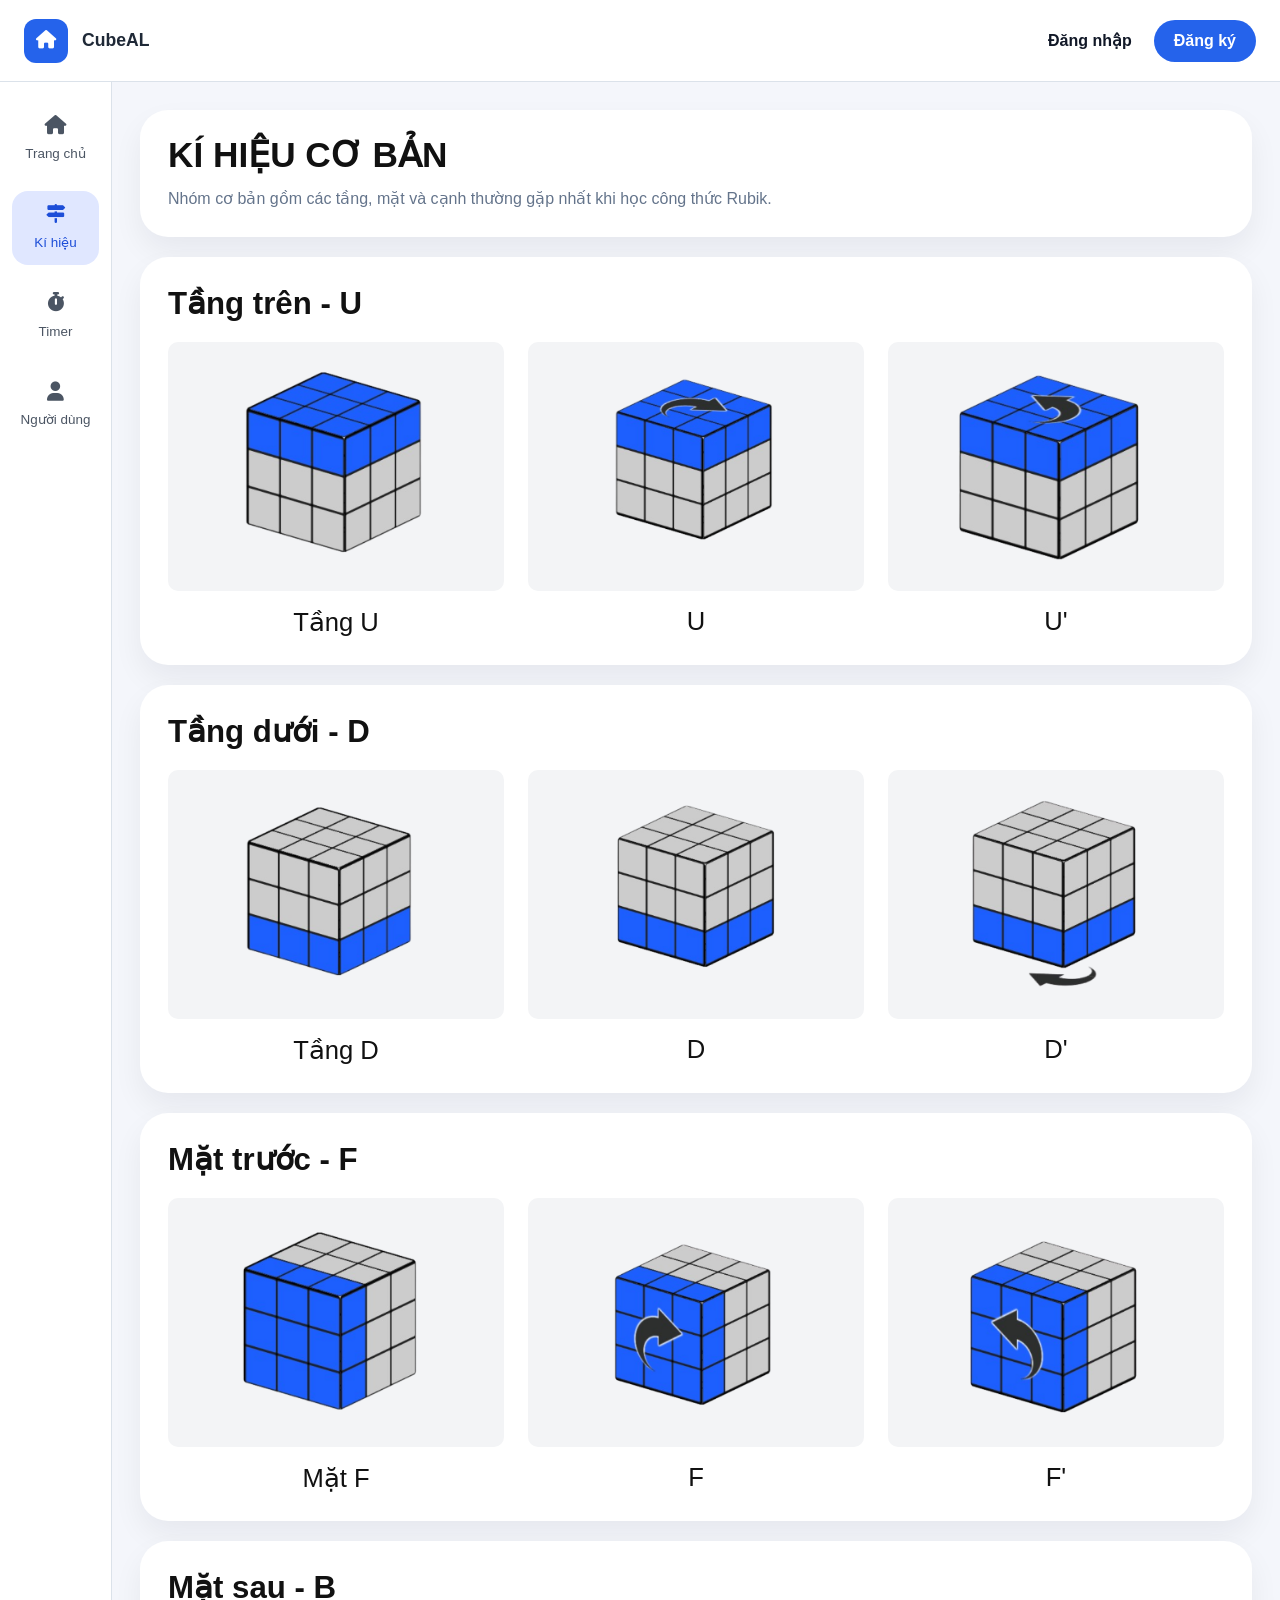
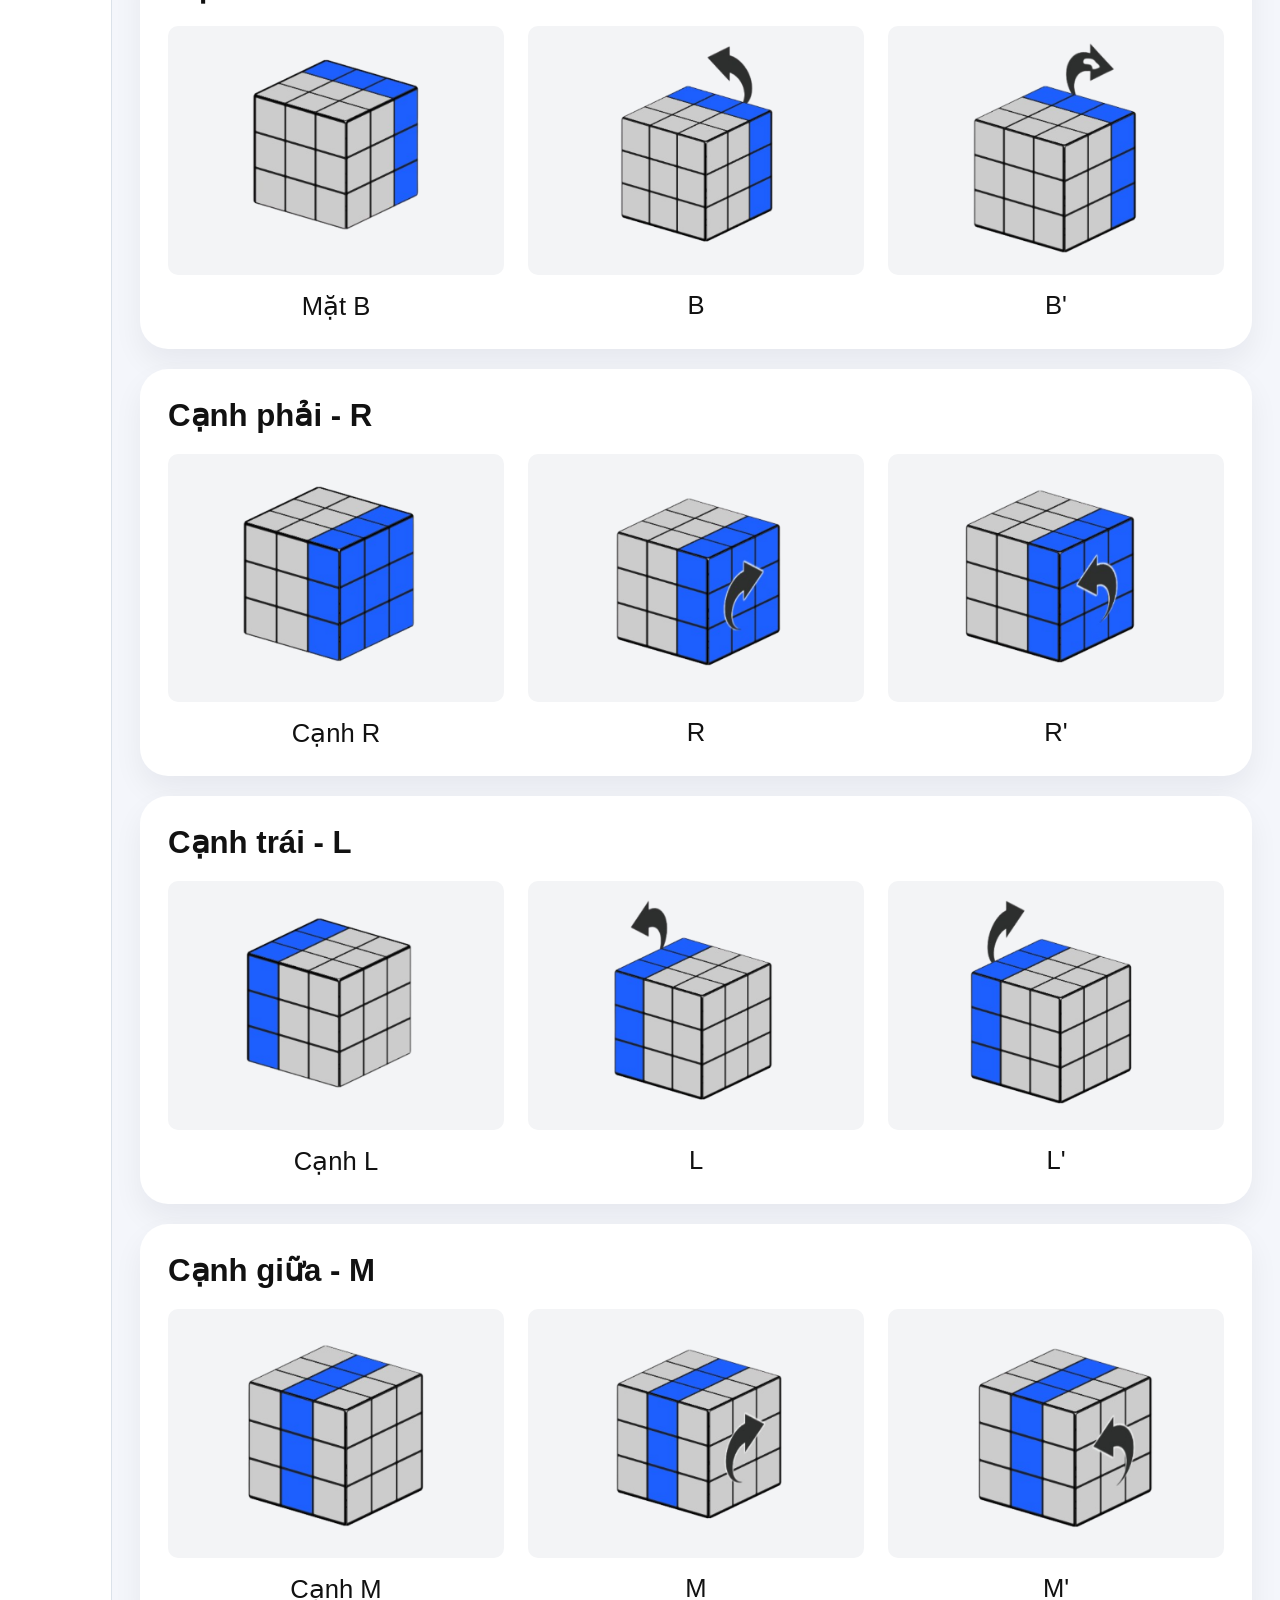
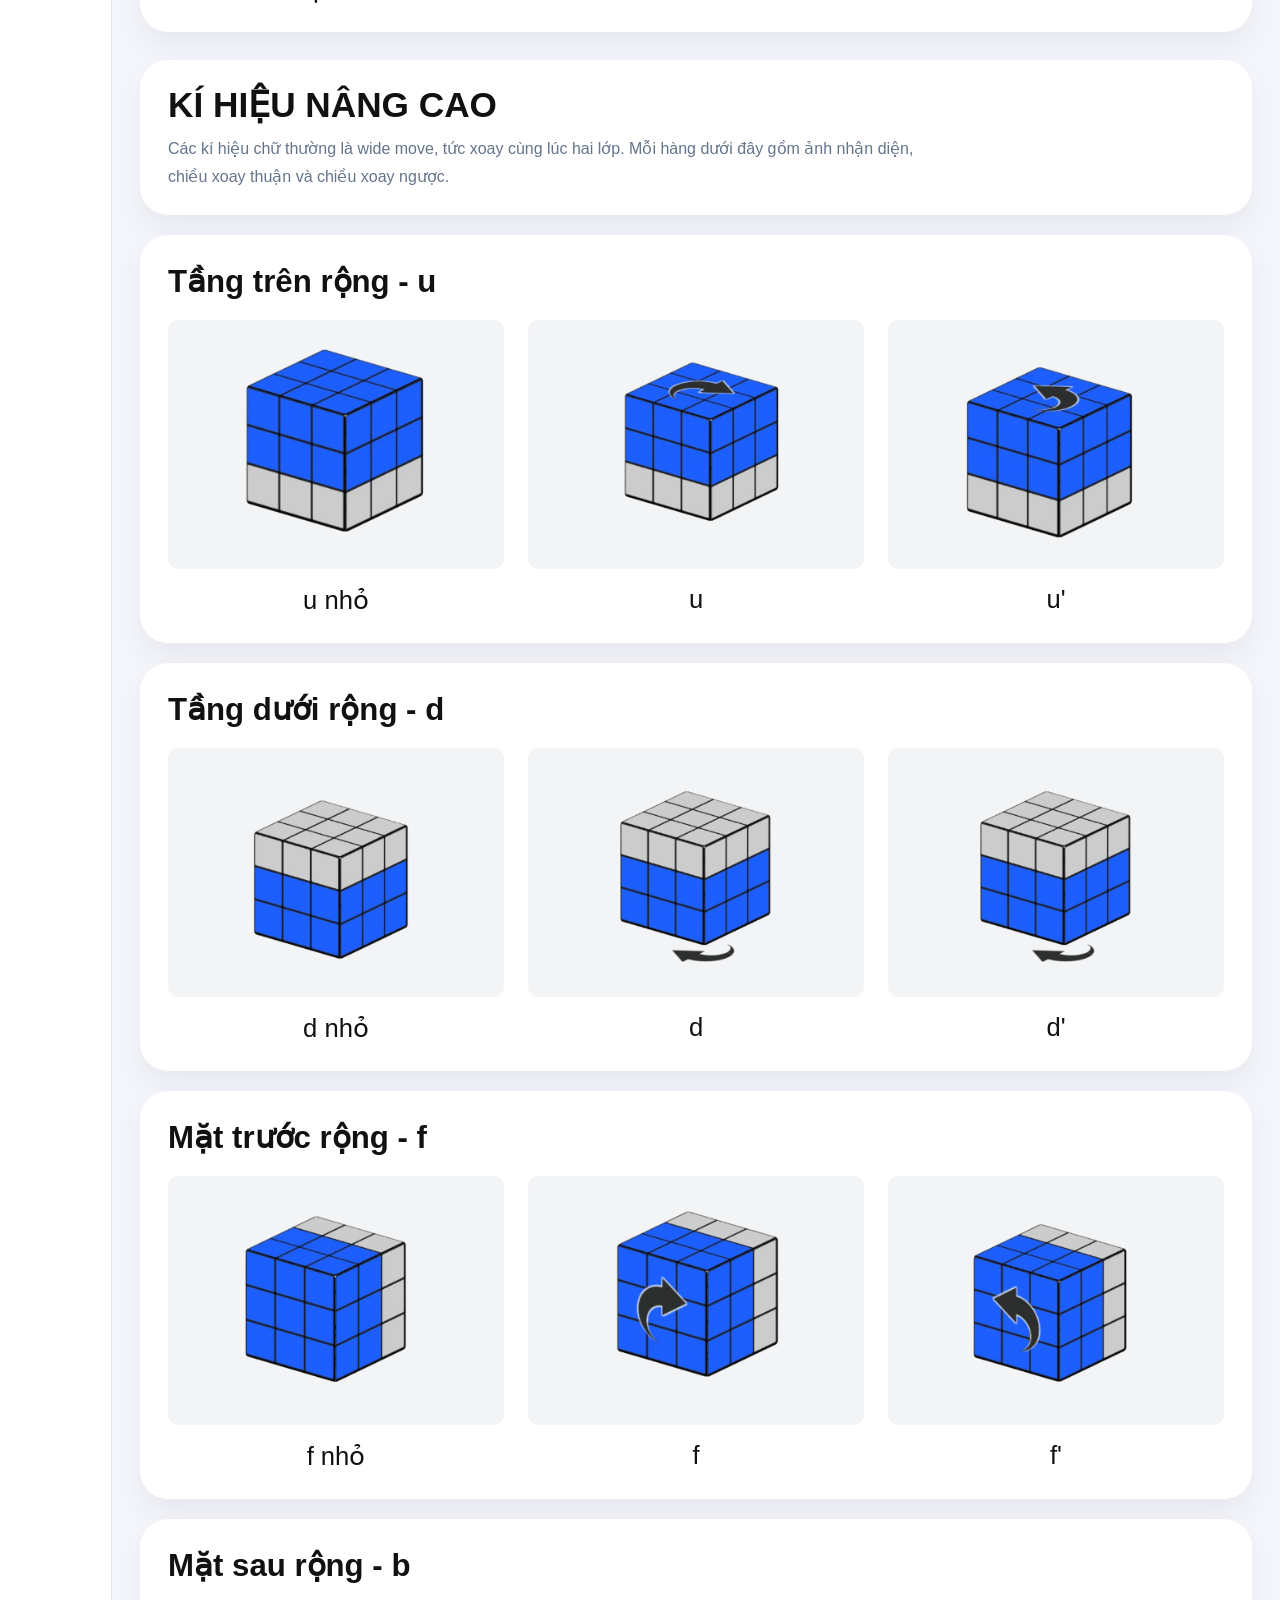
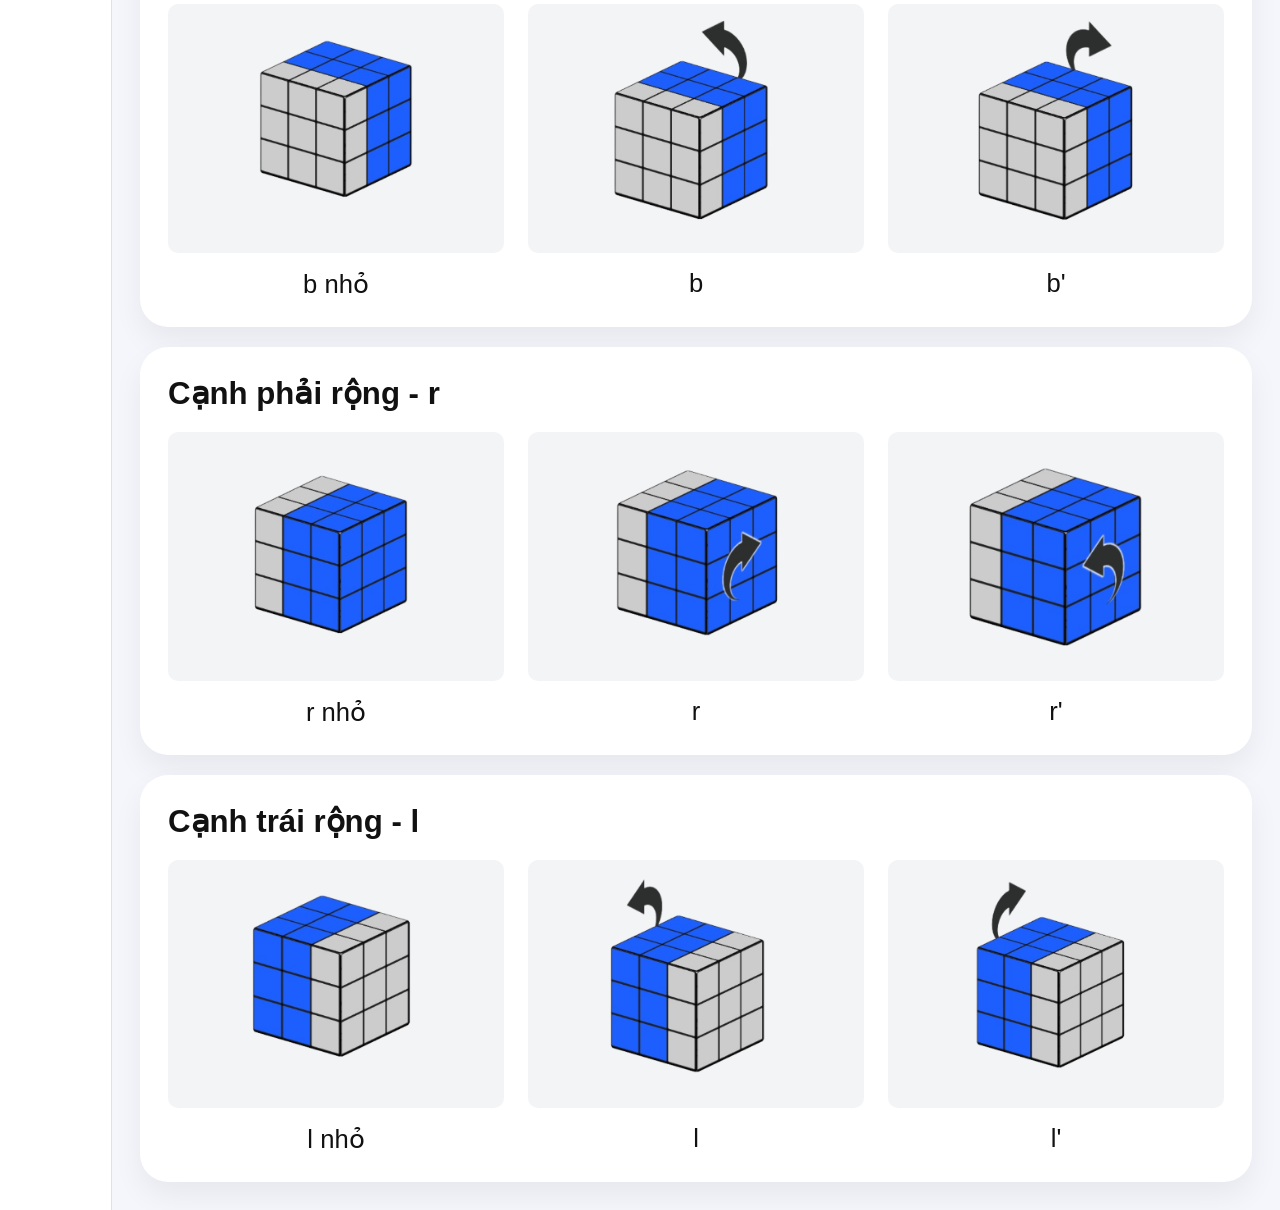
<file: notations.html>
<!DOCTYPE html>
<html lang="vi">
<head>
    <meta charset="UTF-8">
    <meta name="viewport" content="width=device-width, initial-scale=1.0">
    <title>Kí hiệu Rubik | CubeAL</title>
    <link rel="stylesheet" href="https://cdnjs.cloudflare.com/ajax/libs/font-awesome/6.5.2/css/all.min.css">
    <link rel="stylesheet" href="./css/style.css">
    <link rel="stylesheet" href="./css/notations.css">
</head>
<body class="nt">
    <div id="main">
        <header id="header">
            <div class="header-brand">
                <a class="fa-solid fa-house" href="./index.html"></a>
                <div class="brand-text">
                    <h1>CubeAL</h1>
                </div>
            </div>

            <nav class="header-actions" data-auth-nav aria-label="Tài khoản">
                <a class="header-link" href="./login.html">Đăng nhập</a>
                <a class="header-btn" href="./register.html">Đăng ký</a>
            </nav>
        </header>

        <aside id="sidebar">
            <nav class="sidebar-menu" aria-label="Điều hướng chính">
                <a class="sidebar-item" href="./index.html">
                    <i class="fa-solid fa-house"></i>
                    <span>Trang chủ</span>
                </a>

                <a class="sidebar-item sidebar-item--active" href="./notations.html">
                    <i class="fa-solid fa-signs-post"></i>
                    <span>Kí hiệu</span>
                </a>

                <a class="sidebar-item" href="./timer.html">
                    <i class="fa-solid fa-stopwatch"></i>
                    <span>Timer</span>
                </a>

                <a class="sidebar-item" href="./user.html">
                    <i class="fa-solid fa-user"></i>
                    <span>Người dùng</span>
                </a>
            </nav>
        </aside>

        <main id="container">
            <div class="nt-wrap">
                <section class="nt-part">
                    <div class="nt-bar">
                        <h3>Kí hiệu cơ bản</h3>
                        <p>Nhóm cơ bản gồm các tầng, mặt và cạnh thường gặp nhất khi học công thức Rubik.</p>
                    </div>

                    <section class="nt-sec">
                        <h4>Tầng trên - U</h4>
                        <div class="nt-grid">
                            <article class="nt-card">
                                <div class="nt-pic">
                                    <img src="./assets/image/notations/Tầng U.png" alt="Tầng U" loading="lazy">
                                </div>
                                <p>Tầng U</p>
                            </article>

                            <article class="nt-card">
                                <div class="nt-pic">
                                    <img src="./assets/image/notations/U.png" alt="Kí hiệu U" loading="lazy">
                                </div>
                                <p>U</p>
                            </article>

                            <article class="nt-card">
                                <div class="nt-pic">
                                    <img src="./assets/image/notations/U'.png" alt="Kí hiệu U ngược" loading="lazy">
                                </div>
                                <p>U'</p>
                            </article>
                        </div>
                    </section>

                    <section class="nt-sec">
                        <h4>Tầng dưới - D</h4>
                        <div class="nt-grid">
                            <article class="nt-card">
                                <div class="nt-pic">
                                    <img src="./assets/image/notations/Tầng D.png" alt="Tầng D" loading="lazy">
                                </div>
                                <p>Tầng D</p>
                            </article>

                            <article class="nt-card">
                                <div class="nt-pic">
                                    <img src="./assets/image/notations/D.png" alt="Kí hiệu D" loading="lazy">
                                </div>
                                <p>D</p>
                            </article>

                            <article class="nt-card">
                                <div class="nt-pic">
                                    <img src="./assets/image/notations/D'.png" alt="Kí hiệu D ngược" loading="lazy">
                                </div>
                                <p>D'</p>
                            </article>
                        </div>
                    </section>

                    <section class="nt-sec">
                        <h4>Mặt trước - F</h4>
                        <div class="nt-grid">
                            <article class="nt-card">
                                <div class="nt-pic">
                                    <img src="./assets/image/notations/Mặt F.png" alt="Mặt F" loading="lazy">
                                </div>
                                <p>Mặt F</p>
                            </article>

                            <article class="nt-card">
                                <div class="nt-pic">
                                    <img src="./assets/image/notations/F.png" alt="Kí hiệu F" loading="lazy">
                                </div>
                                <p>F</p>
                            </article>

                            <article class="nt-card">
                                <div class="nt-pic">
                                    <img src="./assets/image/notations/F'.png" alt="Kí hiệu F ngược" loading="lazy">
                                </div>
                                <p>F'</p>
                            </article>
                        </div>
                    </section>

                    <section class="nt-sec">
                        <h4>Mặt sau - B</h4>
                        <div class="nt-grid">
                            <article class="nt-card">
                                <div class="nt-pic">
                                    <img src="./assets/image/notations/Mặt B.png" alt="Mặt B" loading="lazy">
                                </div>
                                <p>Mặt B</p>
                            </article>

                            <article class="nt-card">
                                <div class="nt-pic">
                                    <img src="./assets/image/notations/B.png" alt="Kí hiệu B" loading="lazy">
                                </div>
                                <p>B</p>
                            </article>

                            <article class="nt-card">
                                <div class="nt-pic">
                                    <img src="./assets/image/notations/B'.png" alt="Kí hiệu B ngược" loading="lazy">
                                </div>
                                <p>B'</p>
                            </article>
                        </div>
                    </section>

                    <section class="nt-sec">
                        <h4>Cạnh phải - R</h4>
                        <div class="nt-grid">
                            <article class="nt-card">
                                <div class="nt-pic">
                                    <img src="./assets/image/notations/Cạnh R.png" alt="Cạnh R" loading="lazy">
                                </div>
                                <p>Cạnh R</p>
                            </article>

                            <article class="nt-card">
                                <div class="nt-pic">
                                    <img src="./assets/image/notations/R.png" alt="Kí hiệu R" loading="lazy">
                                </div>
                                <p>R</p>
                            </article>

                            <article class="nt-card">
                                <div class="nt-pic">
                                    <img src="./assets/image/notations/R'.png" alt="Kí hiệu R ngược" loading="lazy">
                                </div>
                                <p>R'</p>
                            </article>
                        </div>
                    </section>

                    <section class="nt-sec">
                        <h4>Cạnh trái - L</h4>
                        <div class="nt-grid">
                            <article class="nt-card">
                                <div class="nt-pic">
                                    <img src="./assets/image/notations/Cạnh L.png" alt="Cạnh L" loading="lazy">
                                </div>
                                <p>Cạnh L</p>
                            </article>

                            <article class="nt-card">
                                <div class="nt-pic">
                                    <img src="./assets/image/notations/L.png" alt="Kí hiệu L" loading="lazy">
                                </div>
                                <p>L</p>
                            </article>

                            <article class="nt-card">
                                <div class="nt-pic">
                                    <img src="./assets/image/notations/L'.png" alt="Kí hiệu L ngược" loading="lazy">
                                </div>
                                <p>L'</p>
                            </article>
                        </div>
                    </section>

                    <section class="nt-sec">
                        <h4>Cạnh giữa - M</h4>
                        <div class="nt-grid">
                            <article class="nt-card">
                                <div class="nt-pic">
                                    <img src="./assets/image/notations/cạnh M.png" alt="Cạnh M" loading="lazy">
                                </div>
                                <p>Cạnh M</p>
                            </article>

                            <article class="nt-card">
                                <div class="nt-pic">
                                    <img src="./assets/image/notations/M.png" alt="Kí hiệu M" loading="lazy">
                                </div>
                                <p>M</p>
                            </article>

                            <article class="nt-card">
                                <div class="nt-pic">
                                    <img src="./assets/image/notations/M'.png" alt="Kí hiệu M ngược" loading="lazy">
                                </div>
                                <p>M'</p>
                            </article>
                        </div>
                    </section>
                </section>

                <section class="nt-part">
                    <div class="nt-bar">
                        <h3>Kí hiệu nâng cao</h3>
                        <p>Các kí hiệu chữ thường là wide move, tức xoay cùng lúc hai lớp. Mỗi hàng dưới đây gồm ảnh nhận diện, chiều xoay thuận và chiều xoay ngược.</p>
                    </div>

                    <section class="nt-sec">
                        <h4>Tầng trên rộng - u</h4>
                        <div class="nt-grid">
                            <article class="nt-card">
                                <div class="nt-pic">
                                    <img src="./assets/image/notations/u nhỏ.png" alt="Kí hiệu u nhỏ" loading="lazy">
                                </div>
                                <p>u nhỏ</p>
                            </article>

                            <article class="nt-card">
                                <div class="nt-pic">
                                    <img src="./assets/image/notations/xoay u nhỏ.png" alt="Kí hiệu u" loading="lazy">
                                </div>
                                <p>u</p>
                            </article>

                            <article class="nt-card">
                                <div class="nt-pic">
                                    <img src="./assets/image/notations/xoay u' nhỏ.png" alt="Kí hiệu u ngược" loading="lazy">
                                </div>
                                <p>u'</p>
                            </article>
                        </div>
                    </section>

                    <section class="nt-sec">
                        <h4>Tầng dưới rộng - d</h4>
                        <div class="nt-grid">
                            <article class="nt-card">
                                <div class="nt-pic">
                                    <img src="./assets/image/notations/d nhỏ.png" alt="Kí hiệu d nhỏ" loading="lazy">
                                </div>
                                <p>d nhỏ</p>
                            </article>

                            <article class="nt-card">
                                <div class="nt-pic">
                                    <img src="./assets/image/notations/xoay d nhỏ.png" alt="Kí hiệu d" loading="lazy">
                                </div>
                                <p>d</p>
                            </article>

                            <article class="nt-card">
                                <div class="nt-pic">
                                    <img src="./assets/image/notations/xoay d' nhỏ.png" alt="Kí hiệu d ngược" loading="lazy">
                                </div>
                                <p>d'</p>
                            </article>
                        </div>
                    </section>

                    <section class="nt-sec">
                        <h4>Mặt trước rộng - f</h4>
                        <div class="nt-grid">
                            <article class="nt-card">
                                <div class="nt-pic">
                                    <img src="./assets/image/notations/f nhỏ.png" alt="Kí hiệu f nhỏ" loading="lazy">
                                </div>
                                <p>f nhỏ</p>
                            </article>

                            <article class="nt-card">
                                <div class="nt-pic">
                                    <img src="./assets/image/notations/xoay f nhỏ.png" alt="Kí hiệu f" loading="lazy">
                                </div>
                                <p>f</p>
                            </article>

                            <article class="nt-card">
                                <div class="nt-pic">
                                    <img src="./assets/image/notations/xoay f' nhỏ.png" alt="Kí hiệu f ngược" loading="lazy">
                                </div>
                                <p>f'</p>
                            </article>
                        </div>
                    </section>

                    <section class="nt-sec">
                        <h4>Mặt sau rộng - b</h4>
                        <div class="nt-grid">
                            <article class="nt-card">
                                <div class="nt-pic">
                                    <img src="./assets/image/notations/b nhỏ.png" alt="Kí hiệu b nhỏ" loading="lazy">
                                </div>
                                <p>b nhỏ</p>
                            </article>

                            <article class="nt-card">
                                <div class="nt-pic">
                                    <img src="./assets/image/notations/xoay b nhỏ.png" alt="Kí hiệu b" loading="lazy">
                                </div>
                                <p>b</p>
                            </article>

                            <article class="nt-card">
                                <div class="nt-pic">
                                    <img src="./assets/image/notations/xoay b' nhỏ.png" alt="Kí hiệu b ngược" loading="lazy">
                                </div>
                                <p>b'</p>
                            </article>
                        </div>
                    </section>

                    <section class="nt-sec">
                        <h4>Cạnh phải rộng - r</h4>
                        <div class="nt-grid">
                            <article class="nt-card">
                                <div class="nt-pic">
                                    <img src="./assets/image/notations/r nhỏ.png" alt="Kí hiệu r nhỏ" loading="lazy">
                                </div>
                                <p>r nhỏ</p>
                            </article>

                            <article class="nt-card">
                                <div class="nt-pic">
                                    <img src="./assets/image/notations/xoay r nhỏ.png" alt="Kí hiệu r" loading="lazy">
                                </div>
                                <p>r</p>
                            </article>

                            <article class="nt-card">
                                <div class="nt-pic">
                                    <img src="./assets/image/notations/xoay r' nhỏ.png" alt="Kí hiệu r ngược" loading="lazy">
                                </div>
                                <p>r'</p>
                            </article>
                        </div>
                    </section>

                    <section class="nt-sec">
                        <h4>Cạnh trái rộng - l</h4>
                        <div class="nt-grid">
                            <article class="nt-card">
                                <div class="nt-pic">
                                    <img src="./assets/image/notations/l nhỏ.png" alt="Kí hiệu l nhỏ" loading="lazy">
                                </div>
                                <p>l nhỏ</p>
                            </article>

                            <article class="nt-card">
                                <div class="nt-pic">
                                    <img src="./assets/image/notations/xoay l nhỏ.png" alt="Kí hiệu l" loading="lazy">
                                </div>
                                <p>l</p>
                            </article>

                            <article class="nt-card">
                                <div class="nt-pic">
                                    <img src="./assets/image/notations/xoay l' nhỏ.png" alt="Kí hiệu l ngược" loading="lazy">
                                </div>
                                <p>l'</p>
                            </article>
                        </div>
                    </section>
                </section>
            </div>
        </main>
    </div>

    <a class="to-top" href="#main" aria-label="Lên đầu trang">
        <i class="fa-solid fa-arrow-up"></i>
    </a>

    <script src="./js/shared.js"></script>
    <script src="./js/auth.js"></script>
    <script src="./js/main.js"></script>
</body>
</html>
</file>
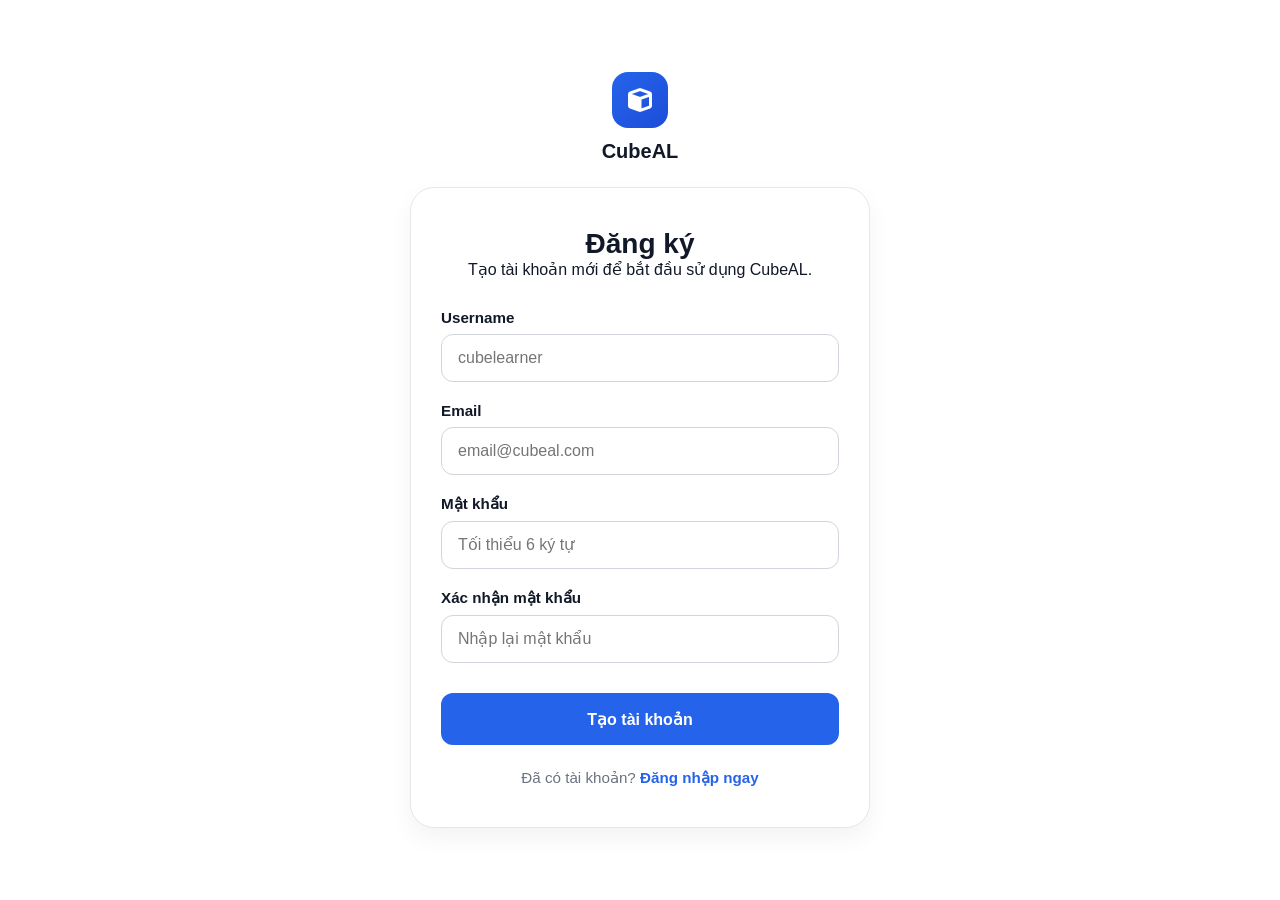
<file: register.html>
<!DOCTYPE html>
<html lang="vi">
<head>
    <meta charset="UTF-8">
    <meta name="viewport" content="width=device-width, initial-scale=1.0">
    <title>Đăng ký | CubeAL</title>
    <link rel="stylesheet" href="https://cdnjs.cloudflare.com/ajax/libs/font-awesome/6.5.2/css/all.min.css">
    <link rel="stylesheet" href="./css/style.css">
    <link rel="stylesheet" href="./css/auth.css">
</head>
<body class="auth-page">
    <div class="auth-shell">
        <header class="auth-top">
            <a class="auth-brand" href="./index.html">
                <span class="auth-brand__icon">
                    <i class="fa-solid fa-cube"></i>
                </span>
                <span class="auth-brand__text">
                    <strong>CubeAL</strong>
                </span>
            </a>
        </header>

        <main class="auth-main">
            <section class="auth-card">
                <div class="auth-card__head">
                    <h2>Đăng ký</h2>
                    <p>Tạo tài khoản mới để bắt đầu sử dụng CubeAL.</p>
                </div>

                <form id="register-form" class="auth-form" novalidate>
                    <label class="auth-field">
                        <span>Username</span>
                        <input type="text" name="username" placeholder="cubelearner" required minlength="3" maxlength="50">
                    </label>

                    <label class="auth-field">
                        <span>Email</span>
                        <input type="email" name="email" placeholder="email@cubeal.com" required>
                    </label>

                    <label class="auth-field">
                        <span>Mật khẩu</span>
                        <input type="password" name="password" placeholder="Tối thiểu 6 ký tự" required minlength="6">
                    </label>

                    <label class="auth-field">
                        <span>Xác nhận mật khẩu</span>
                        <input type="password" name="confirmPassword" placeholder="Nhập lại mật khẩu" required minlength="6">
                    </label>

                    <p class="auth-msg" data-auth-message aria-live="polite" hidden></p>

                    <button class="auth-submit" type="submit">Tạo tài khoản</button>
                </form>

                <p class="auth-switch">Đã có tài khoản? <a href="./login.html">Đăng nhập ngay</a></p>
            </section>
        </main>
    </div>

    <script src="./js/shared.js"></script>
    <script src="./js/auth.js"></script>
</body>
</html>
</file>
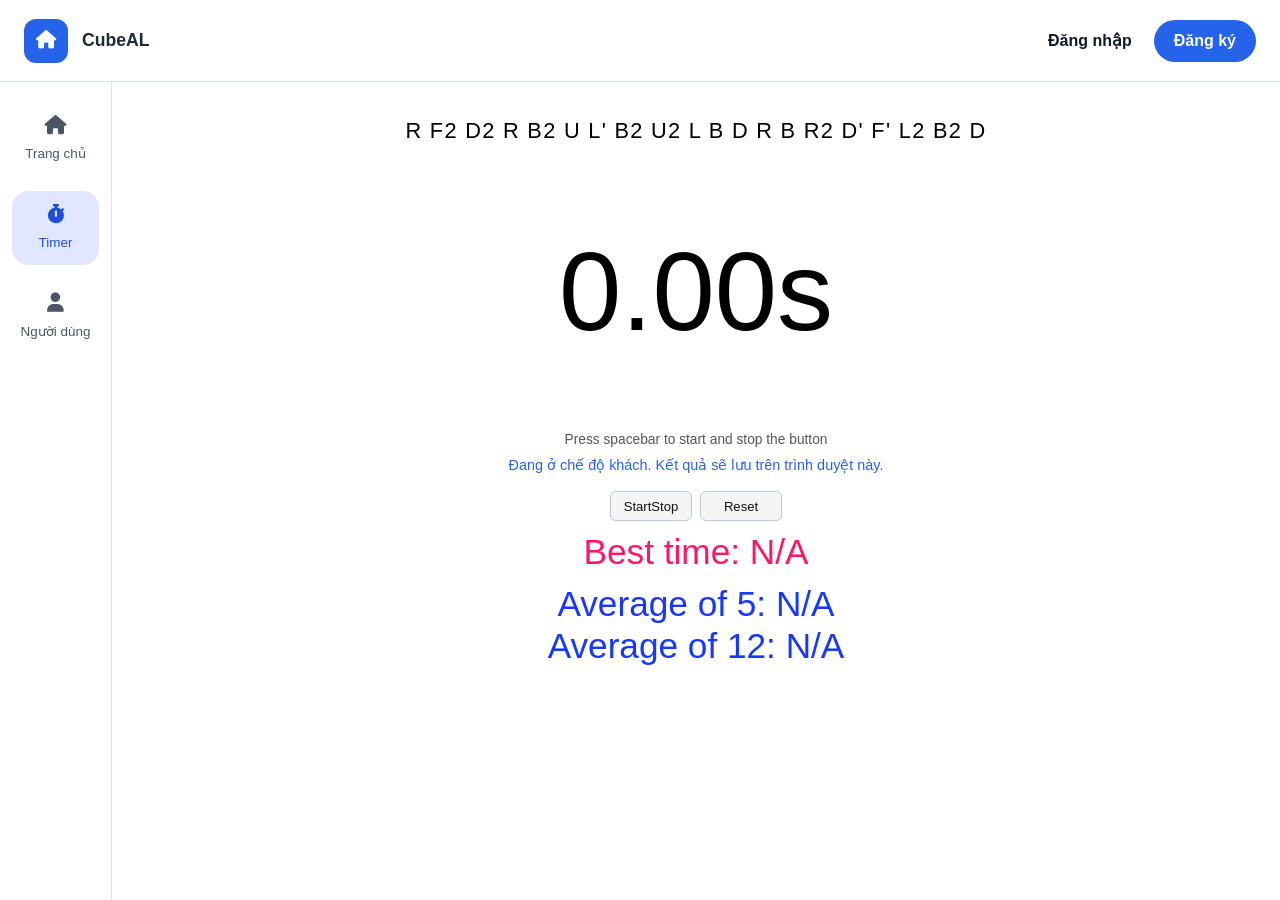
<file: timer.html>
<!DOCTYPE html>
<html lang="vi">
<head>
    <meta charset="UTF-8">
    <meta name="viewport" content="width=device-width, initial-scale=1.0">
    <title>Timer | CubeAL</title>
    <link rel="stylesheet" href="https://cdnjs.cloudflare.com/ajax/libs/font-awesome/6.5.2/css/all.min.css">
    <link rel="stylesheet" href="./css/style.css">
    <link rel="stylesheet" href="./css/timer.css">
</head>
<body class="timer">
    <div id="main">
        <header id="header">
            <div class="header-brand">
                <a class="fa-solid fa-house" href="./index.html"></a>
                <div class="brand-text">
                    <h1>CubeAL</h1>
                </div>
            </div>

            <nav class="header-actions" data-auth-nav aria-label="Tài khoản">
                <a class="header-link" href="./login.html">Đăng nhập</a>
                <a class="header-btn" href="./register.html">Đăng ký</a>
            </nav>
        </header>

        <aside id="sidebar">
            <nav class="sidebar-menu" aria-label="Điều hướng chính">
                <a class="sidebar-item" href="./index.html">
                    <i class="fa-solid fa-house"></i>
                    <span>Trang chủ</span>
                </a>

                <a class="sidebar-item sidebar-item--active" href="./timer.html">
                    <i class="fa-solid fa-stopwatch"></i>
                    <span>Timer</span>
                </a>

                <a class="sidebar-item" href="./user.html">
                    <i class="fa-solid fa-user"></i>
                    <span>Người dùng</span>
                </a>
            </nav>
        </aside>

        <main id="container">
            <div class="scramble" id = "scramble"></div>
            <div class="timer" id="timer">0.00s</div>
            <div class="instruction">Press spacebar to start and stop the button</div>
            <p class="timer-sync" id="timer-sync" hidden></p>
            <div class="button">
                <button class="btn" id = "startstop">StartStop</button>
                <button class="btn" id = "reset">Reset</button>
            </div>
            <div class="bestTimer">Best time: <span id="bestTimeValue">N/A</span></div>
            <div class="average">   
                <div>Average of 5: <span id="avg5">N/A</span></div>
                <div>Average of 12: <span id="avg12">N/A</span></div>
            </div>
        </main>
    </div>

    <script src="./js/shared.js"></script>
    <script src="./js/auth.js"></script>
    <script src="./js/timer.js"></script>
</body>
</html>
</file>
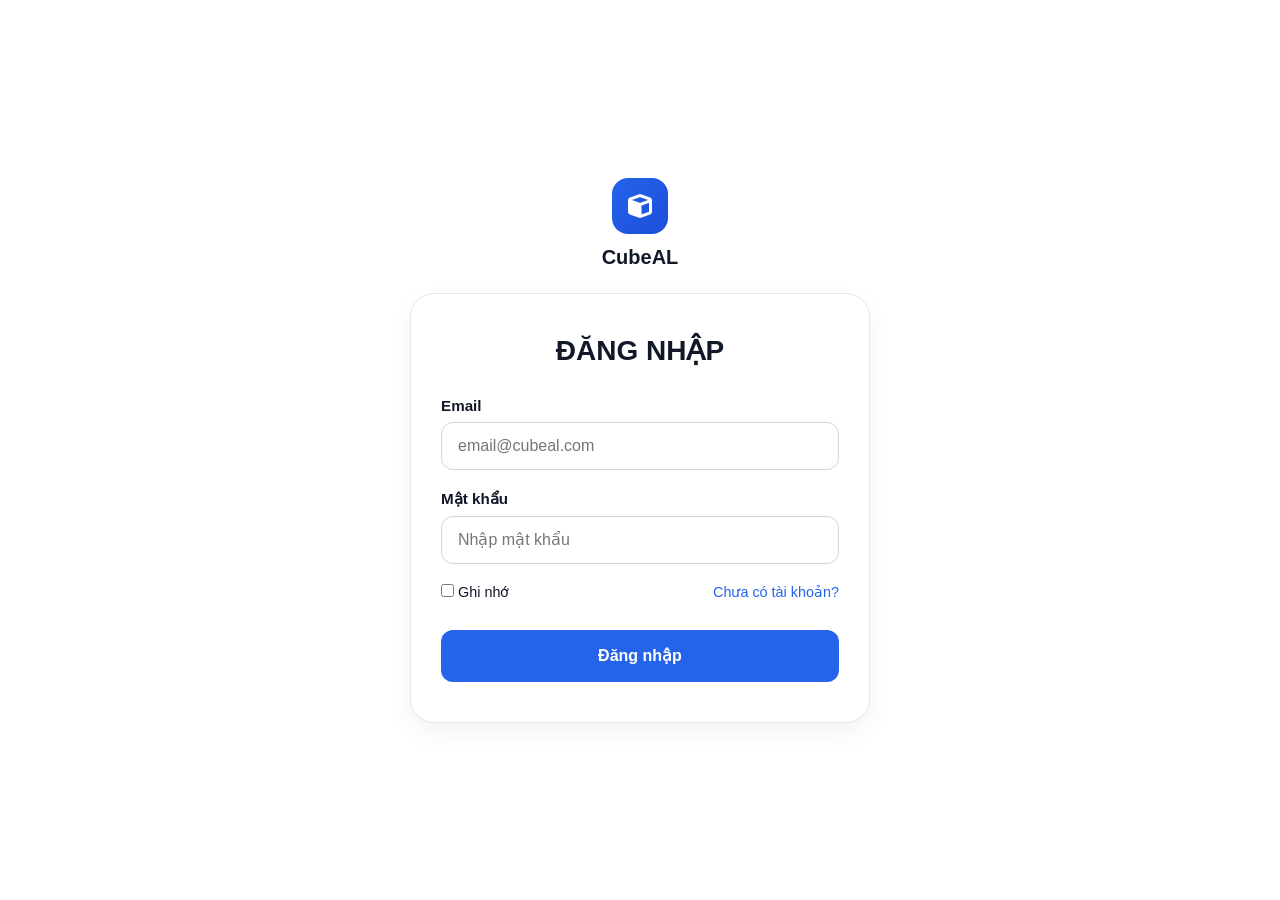
<file: user.html>
<!DOCTYPE html>
<html lang="vi">
<head>
    <meta charset="UTF-8">
    <meta name="viewport" content="width=device-width, initial-scale=1.0">
    <title>Người dùng | CubeAL</title>
    <link rel="stylesheet" href="https://cdnjs.cloudflare.com/ajax/libs/font-awesome/6.5.2/css/all.min.css">
    <link rel="stylesheet" href="./css/style.css">
    <link rel="stylesheet" href="./css/user.css">
</head>
<body class="user-page">
    <div id="main">
        <header id="header">
            <div class="header-brand">
                <a class="fa-solid fa-house" href="./index.html"></a>
                <div class="brand-text">
                    <h1>CubeAL</h1>
                </div>
            </div>

            <nav class="header-actions" data-auth-nav aria-label="Tài khoản">
                <a class="header-link" href="./login.html">Đăng nhập</a>
                <a class="header-btn" href="./register.html">Đăng ký</a>
            </nav>
        </header>

        <aside id="sidebar">
            <nav class="sidebar-menu" aria-label="Điều hướng chính">
                <a class="sidebar-item" href="./index.html">
                    <i class="fa-solid fa-house"></i>
                    <span>Trang chủ</span>
                </a>

                <a class="sidebar-item" href="./notations.html">
                    <i class="fa-solid fa-signs-post"></i>
                    <span>Kí hiệu</span>
                </a>

                <a class="sidebar-item" href="./timer.html">
                    <i class="fa-solid fa-stopwatch"></i>
                    <span>Timer</span>
                </a>

                <a class="sidebar-item sidebar-item--active" href="./user.html">
                    <i class="fa-solid fa-user"></i>
                    <span>Người dùng</span>
                </a>
            </nav>
        </aside>

        <main id="container">
            <div class="user-wrap">
                <section class="user-top">
                    <div>
                        <p class="user-kicker">Tài khoản</p>
                        <h2 id="user-title">Người dùng CubeAL</h2>
                    </div>
                    <div class="user-summary" aria-label="Tóm tắt tài khoản">
                        <span><i class="fa-solid fa-clock"></i> <strong id="solve-count">0</strong> solves</span>
                        <span><i class="fa-solid fa-bookmark"></i> <strong id="formula-count">0</strong> công thức</span>
                    </div>
                </section>

                <div class="user-tabs" role="tablist" aria-label="Khu vực người dùng">
                    <button class="user-tab is-active" type="button" role="tab" aria-selected="true" data-user-tab="solves">
                        <i class="fa-solid fa-list"></i>
                        Lịch sử giải
                    </button>
                    <button class="user-tab" type="button" role="tab" aria-selected="false" data-user-tab="formulas">
                        <i class="fa-solid fa-cube"></i>
                        Công thức của tôi
                    </button>
                    <button class="user-tab" type="button" role="tab" aria-selected="false" data-user-tab="security">
                        <i class="fa-solid fa-shield-halved"></i>
                        Bảo mật
                    </button>
                </div>

                <section class="user-panel is-active" data-user-panel="solves">
                    <div class="panel-head">
                        <div>
                            <h3>Lịch sử giải</h3>
                            <p>Danh sách giải gần nhất hiện tại.</p>
                        </div>
                    </div>

                    <p class="user-status" id="solve-status">Đang tải lịch sử giải...</p>

                    <div class="solve-table-wrap" id="solve-table-wrap" hidden>
                        <table class="solve-table">
                            <thead>
                                <tr>
                                    <th>Thời gian</th>
                                    <th>Scramble</th>
                                    <th>Ghi chú</th>
                                    <th>Ngày tạo</th>
                                </tr>
                            </thead>
                            <tbody id="solve-body"></tbody>
                        </table>
                    </div>
                </section>

                <section class="user-panel" data-user-panel="formulas" hidden>
                    <div class="panel-head">
                        <div>
                            <h3>Công thức của tôi</h3>
                            <p>Tạo và quản lý công thức của riêng bạn.</p>
                        </div>
                    </div>

                    <div class="formula-grid">
                        <form class="formula-form" id="formula-form" novalidate>
                            <input type="hidden" name="id" id="formula-id">

                            <div class="form-row">
                                <label>
                                    <span>Tên công thức</span>
                                    <input type="text" name="name" id="formula-name" maxlength="120" required>
                                </label>
                            </div>

                            <div class="form-pair">
                                <label>
                                    <span>Nhóm</span>
                                    <input type="text" name="category" id="formula-category" maxlength="50" placeholder="OLL, PLL, F2L...">
                                </label>
                                <label>
                                    <span>Mã case</span>
                                    <input type="text" name="caseCode" id="formula-case" maxlength="50" placeholder="27, Ua, T...">
                                </label>
                            </div>

                            <div class="form-row">
                                <label>
                                    <span>Công thức</span>
                                    <textarea name="formula" id="formula-value" rows="3" maxlength="500" required></textarea>
                                </label>
                            </div>

                            <div class="form-row">
                                <label>
                                    <span>Ghi chú</span>
                                    <textarea name="notes" id="formula-notes" rows="3" maxlength="500"></textarea>
                                </label>
                            </div>

                            <p class="user-status" id="formula-form-status" hidden></p>

                            <div class="form-actions">
                                <button class="primary-action" type="submit" id="formula-submit">Lưu công thức</button>
                                <button class="secondary-action" type="button" id="formula-add-cancel">Huỷ</button>
                                <button class="secondary-action" type="button" id="formula-edit-cancel" hidden>Huỷ</button>
                            </div>
                        </form>

                        <section class="formula-list-panel" aria-label="Danh sách công thức cá nhân">
                            <form class="formula-filter" id="formula-filter" role="search">
                                <label class="sr-only" for="formula-search">Tìm kiếm công thức</label>
                                <input id="formula-search" type="search" name="search" placeholder="Tìm theo tên, nhóm, mã case, công thức...">

                                <label class="sr-only" for="formula-filter-category">Lọc nhóm</label>
                                <input id="formula-filter-category" type="text" name="category" placeholder="Nhóm">

                                <button class="icon-action" type="submit" aria-label="Tìm kiếm">
                                    <i class="fa-solid fa-magnifying-glass"></i>
                                </button>
                                <button class="icon-action" type="button" id="formula-filter-clear" aria-label="Xóa bộ lọc">
                                    <i class="fa-solid fa-rotate-left"></i>
                                </button>
                            </form>

                            <p class="user-status" id="formula-status">Đang tải công thức...</p>
                            <div class="formula-list" id="formula-list"></div>
                        </section>
                    </div>
                </section>

                <section class="user-panel" data-user-panel="security" hidden>
                    <div class="panel-head">
                        <div>
                            <h3>Bảo mật</h3>
                            <p>Đổi mật khẩu tài khoản của bạn.</p>
                        </div>
                    </div>

                    <form class="password-form" id="password-form" novalidate>
                        <div class="form-row">
                            <label>
                                <span>Mật khẩu hiện tại</span>
                                <input type="password" name="currentPassword" id="current-password" minlength="6" autocomplete="current-password" required>
                            </label>
                        </div>

                        <div class="form-pair">
                            <label>
                                <span>Mật khẩu mới</span>
                                <input type="password" name="newPassword" id="new-password" minlength="6" autocomplete="new-password" required>
                            </label>
                            <label>
                                <span>Xác nhận mật khẩu mới</span>
                                <input type="password" name="confirmPassword" id="confirm-password" minlength="6" autocomplete="new-password" required>
                            </label>
                        </div>

                        <p class="user-status" id="password-status" hidden></p>

                        <div class="form-actions">
                            <button class="primary-action" type="submit" id="password-submit">Đổi mật khẩu</button>
                        </div>
                    </form>
                </section>
            </div>
        </main>
    </div>

    <div class="formula-delete-modal" id="formula-delete-modal" role="dialog" aria-modal="true" aria-labelledby="formula-delete-title" aria-describedby="formula-delete-description" hidden>
        <div class="formula-delete-backdrop" data-delete-modal-close></div>
        <section class="formula-delete-dialog">
            <div class="formula-delete-icon" aria-hidden="true">
                <i class="fa-solid fa-triangle-exclamation"></i>
            </div>
            <div>
                <h3 id="formula-delete-title">Xóa công thức?</h3>
                <p id="formula-delete-description">
                    Công thức <strong id="formula-delete-name"></strong> sẽ bị xóa khỏi danh sách của bạn.
                </p>
            </div>
            <div class="formula-delete-actions">
                <button class="secondary-action" type="button" id="formula-delete-cancel">Huỷ</button>
                <button class="danger-action" type="button" id="formula-delete-confirm">
                    <i class="fa-solid fa-trash"></i>
                    Xóa
                </button>
            </div>
        </section>
    </div>

    <script src="./js/shared.js"></script>
    <script src="./js/auth.js"></script>
    <script src="./js/user.js"></script>
</body>
</html>
</file>
<file: css/style.css>
*{
    padding: 0;
    margin: 0;
    box-sizing: border-box;
}

html{
    scroll-behavior: smooth;
}

body{
    font-family: Arial, sans-serif;
    background-color: #f5f7fb;
    color: #1f2937;
}

a,
button,
input{
    font: inherit;
}

#main{
    min-height: 100vh;
    display: grid;
    grid-template-columns: 112px 1fr;
    grid-template-rows: 82px 1fr;
    grid-template-areas:
        "header header"
        "sidebar container";
}

#main #header{
    grid-area: header;
    display: flex;
    align-items: center;
    justify-content: space-between;
    gap: 24px;
    padding: 16px 24px;
    border-bottom: 1px solid #dbe2ea;
    background-color: #ffffff;
}

#main #header .header-brand{
    display: flex;
    align-items: center;
    gap: 14px;
}

#main #header .header-brand > a{
    width: 44px;
    height: 44px;
    border-radius: 12px;
    display: flex;
    align-items: center;
    justify-content: center;
    text-decoration: none;
    background-color: #2563eb;
    color: #ffffff;
    font-size: 1.15rem;
}

#main #header .brand-text h1{
    font-size: 1.1rem;
    font-weight: 700;
}

#main #header .header-actions{
    display: flex;
    align-items: center;
    gap: 12px;
}

#main #header .header-link{
    text-decoration: none;
    color: #111827;
    font-weight: 600;
    padding: 10px;
}

#main #header .header-btn{
    height: 42px;
    padding: 0 20px;
    border-radius: 999px;
    display: inline-flex;
    align-items: center;
    justify-content: center;
    text-decoration: none;
    background-color: #2563eb;
    color: #ffffff;
    font-weight: 600;
}

#main #header .header-actions .auth-user{
    max-width: 190px;
    overflow: hidden;
    text-overflow: ellipsis;
    white-space: nowrap;
    color: #2563eb;
    font-weight: 600;
    text-decoration: none;
}

#main #header .header-actions .auth-user:hover{
    color: #1d4ed8;
}

#main #header .sr-only{
    position: absolute;
    width: 1px;
    height: 1px;
    padding: 0;
    margin: -1px;
    overflow: hidden;
    clip: rect(0, 0, 0, 0);
    white-space: nowrap;
    border: 0;
}

#main #sidebar{
    grid-area: sidebar;
    padding: 20px 12px;
    background-color: #ffffff;
    border-right: 1px solid #dbe2ea;
}

#main #sidebar .sidebar-menu{
    display: flex;
    flex-direction: column;
    gap: 14px;
}

#main #sidebar .sidebar-item{
    padding: 14px 10px;
    border-radius: 16px;
    display: flex;
    flex-direction: column;
    align-items: center;
    gap: 10px;
    text-decoration: none;
    color: #4b5563;
    text-align: center;
    transition: 0.2s;
}

#main #sidebar .sidebar-item i{
    font-size: 1.2rem;
}

#main #sidebar .sidebar-item span{
    font-size: 0.84rem;
    line-height: 1.3;
    white-space: nowrap;
}

#main #sidebar .sidebar-item--active{
    background-color: #e0e7ff;
    color: #1d4ed8;
}

#main #container{
    grid-area: container;
    padding: 28px;
}

#main #container .hero-image{
    max-width: 1200px;
    margin: 0 auto;
    border-radius: 28px;
    background-color: #ffffff;
    box-shadow: 0 18px 36px rgba(15, 23, 42, 0.1);
    overflow: hidden;
}

#main #container .hero-image img{
    width: 100%;
    height: auto;
    display: block;
}

#main #container .feature-section{
    margin-top: 28px;
}

#main #container .feature-section .feature-grid{
    display: grid;
    grid-template-columns: repeat(3, minmax(0, 1fr));
    gap: 20px;
}

#main #container .feature-section .feature-grid .feature-card{
    padding: 26px;
    border: 1px solid #e7edf5;
    border-radius: 24px;
    background-color: #ffffff;
    box-shadow: 0 14px 28px rgba(15, 23, 42, 0.06);
    transition: transform 0.2s ease, box-shadow 0.2s ease;
}

#main #container .feature-section .feature-grid .feature-card:hover{
    transform: translateY(-4px);
    box-shadow: 0 18px 34px rgba(15, 23, 42, 0.1);
}

#main #container .feature-section .feature-grid .feature-card .feature-icon{
    width: 48px;
    height: 48px;
    border-radius: 14px;
    display: flex;
    align-items: center;
    justify-content: center;
    background: linear-gradient(135deg, #dbeafe, #eef5ff);
    color: #2563eb;
    font-size: 1.15rem;
}

#main #container .feature-section .feature-grid .feature-card h4{
    margin-top: 16px;
    color: #111827;
    font-size: 1.16rem;
}

#main #container .feature-section .feature-grid .feature-card p{
    margin-top: 10px;
    color: #6b7280;
    line-height: 1.7;
    font-size: 0.95rem;
}

#main #container .feature-section .feature-grid .feature-card a{
    margin-top: 14px;
    display: inline-block;
    color: #2563eb;
    text-decoration: none;
    font-weight: 600;
}

.to-top{
    width: 48px;
    height: 48px;
    position: fixed;
    right: 24px;
    bottom: 24px;
    border-radius: 999px;
    display: inline-flex;
    align-items: center;
    justify-content: center;
    background-color: #2563eb;
    color: #ffffff;
    text-decoration: none;
    box-shadow: 0 14px 28px rgba(37, 99, 235, 0.28);
    z-index: 20;
    opacity: 0;
    visibility: hidden;
    pointer-events: none;
    transform: translateY(12px);
    transition: opacity 0.2s ease, visibility 0.2s ease, transform 0.2s ease, box-shadow 0.2s ease;
}

.to-top.is-visible{
    opacity: 1;
    visibility: visible;
    pointer-events: auto;
    transform: translateY(0);
}

.to-top:hover{
    transform: translateY(-3px);
    box-shadow: 0 18px 34px rgba(37, 99, 235, 0.34);
}

@media (max-width: 1080px){
    #main{
        grid-template-columns: 1fr;
        grid-template-rows: auto auto 1fr;
        grid-template-areas:
            "header"
            "sidebar"
            "container";
    }

    #main #header{
        flex-wrap: wrap;
    }

    #main #sidebar{
        padding: 16px 24px;
    }

    #main #sidebar .sidebar-menu{
        flex-direction: row;
        flex-wrap: wrap;
        justify-content: center;
    }

    #main #sidebar .sidebar-item{
        width: 110px;
    }

    #main #container .feature-section .feature-grid{
        grid-template-columns: 1fr;
    }
}

@media (max-width: 640px){
    #main #header{
        padding: 14px 16px;
    }

    #main #header .header-brand{
        width: 100%;
    }

    #main #header .brand-text h1{
        font-size: 1rem;
    }

    #main #header .header-actions{
        width: 100%;
        justify-content: space-between;
    }

    #main #container{
        padding: 16px;
    }

    #main #container .hero-image{
        max-width: 100%;
    }

    #main #container .hero-image img{
        height: auto;
    }

    .to-top{
        right: 16px;
        bottom: 16px;
    }
}
</file>
<file: css/admin.css>
body.admin-page{
    background: #f5f7fb;
    --admin-surface: #ffffff;
    --admin-surface-soft: #f8fbff;
    --admin-border: #dbe4f0;
    --admin-border-strong: #bfd3ea;
    --admin-text: #0f172a;
    --admin-text-muted: #516074;
    --admin-primary: #2563eb;
    --admin-primary-soft: #eaf2ff;
    --admin-shadow-soft: 0 14px 36px rgba(15, 23, 42, 0.06);
}

body.has-formula-delete-modal{
    overflow: hidden;
}

body.admin-page #container{
    padding: 28px;
}

body.admin-page .sr-only{
    position: absolute;
    width: 1px;
    height: 1px;
    padding: 0;
    margin: -1px;
    overflow: hidden;
    clip: rect(0, 0, 0, 0);
    white-space: nowrap;
    border: 0;
}

.admin-wrap{
    width: min(100%, 1240px);
    margin: 0 auto;
}

.admin-top{
    display: flex;
    align-items: center;
    justify-content: space-between;
    gap: 18px;
    padding: 24px;
    border: 1px solid #e5e7eb;
    border-radius: 8px;
    background: #ffffff;
}

.admin-kicker{
    color: #2563eb;
    font-size: 0.78rem;
    font-weight: 700;
    letter-spacing: 0.08em;
    text-transform: uppercase;
}

.admin-top h2{
    margin-top: 6px;
    color: #111827;
    font-size: 1.7rem;
    line-height: 1.2;
}

.admin-workspace{
    display: grid;
    gap: 18px;
}

.admin-subnav{
    margin-top: 18px;
    display: flex;
    gap: 10px;
    flex-wrap: wrap;
}

.admin-subnav-link{
    min-height: 42px;
    padding: 0 16px;
    border: 1px solid #dbeafe;
    border-radius: 999px;
    background: #eff6ff;
    color: #1d4ed8;
    display: inline-flex;
    align-items: center;
    gap: 8px;
    text-decoration: none;
    font-weight: 700;
}

.admin-subnav-link.is-active{
    border-color: #2563eb;
    background: #2563eb;
    color: #ffffff;
}

.admin-overview{
    margin-top: 18px;
    display: grid;
    grid-template-columns: repeat(4, minmax(0, 1fr));
    gap: 14px;
}

.metric-card{
    min-height: 104px;
    padding: 18px;
    border: 1px solid #e5e7eb;
    border-radius: 8px;
    background: #ffffff;
    display: flex;
    flex-direction: column;
    justify-content: space-between;
}

.metric-label{
    color: #6b7280;
    font-size: 0.82rem;
    font-weight: 700;
    text-transform: uppercase;
}

.metric-card strong{
    color: #111827;
    font-size: 2rem;
    line-height: 1;
}

.admin-grid{
    display: grid;
    grid-template-columns: minmax(310px, 420px) minmax(0, 1fr);
    gap: 22px;
    align-items: start;
}

.admin-form,
.algorithm-panel,
.user-panel{
    padding: 18px;
    border: 1px solid var(--admin-border);
    border-radius: 16px;
    background: var(--admin-surface);
    box-shadow: var(--admin-shadow-soft);
}

.form-head{
    margin-bottom: 16px;
    display: flex;
    align-items: center;
    justify-content: space-between;
    gap: 12px;
}

.form-head h3{
    color: #111827;
    font-size: 1.2rem;
}

.form-row,
.form-pair{
    margin-bottom: 14px;
}

.form-pair{
    display: grid;
    grid-template-columns: repeat(2, minmax(0, 1fr));
    gap: 12px;
}

.admin-form label{
    display: grid;
    gap: 7px;
    color: #374151;
    font-size: 0.9rem;
    font-weight: 700;
}

.admin-form input,
.admin-form select,
.admin-form textarea,
.algorithm-filter select,
.user-filter input,
.user-filter select{
    width: 100%;
    border: 1px solid #d1d5db;
    border-radius: 8px;
    background: #ffffff;
    color: #111827;
    outline: none;
}

.admin-form input,
.admin-form select,
.algorithm-filter select,
.user-filter input,
.user-filter select{
    min-height: 42px;
    padding: 0 12px;
}

.admin-form textarea{
    min-height: 92px;
    resize: vertical;
    padding: 10px 12px;
    line-height: 1.5;
}

.admin-form input:focus,
.admin-form select:focus,
.admin-form textarea:focus,
.algorithm-filter select:focus,
.user-filter input:focus,
.user-filter select:focus{
    border-color: #2563eb;
    box-shadow: 0 0 0 3px rgba(37, 99, 235, 0.14);
}

.check-row{
    margin-bottom: 14px;
    display: flex;
    align-items: center;
    gap: 10px;
}

.check-row input{
    width: 18px;
    height: 18px;
    min-height: 18px;
}

.image-preview{
    position: relative;
    margin-top: 10px;
    border: 1px solid #e5e7eb;
    border-radius: 8px;
    background: #f8fafc;
    overflow: hidden;
}

.image-preview img{
    width: 100%;
    aspect-ratio: 1.5 / 1;
    display: block;
    object-fit: contain;
}

.image-preview .icon-action{
    position: absolute;
    top: 10px;
    right: 10px;
}

.primary-action,
.secondary-action,
.danger-action,
.icon-action,
.item-action{
    border: none;
    border-radius: 8px;
    display: inline-flex;
    align-items: center;
    justify-content: center;
    gap: 8px;
    cursor: pointer;
    font-weight: 700;
}

.primary-action,
.secondary-action,
.danger-action{
    min-height: 42px;
    padding: 0 16px;
}

.primary-action{
    background: #2563eb;
    color: #ffffff;
}

.secondary-action{
    background: #e5e7eb;
    color: #374151;
}

.danger-action{
    gap: 8px;
    background: #dc2626;
    color: #ffffff;
}

.danger-action:disabled{
    cursor: wait;
    opacity: 0.7;
}

.icon-action,
.item-action{
    width: 42px;
    height: 42px;
    background: #eef2ff;
    color: #1d4ed8;
}

.icon-action.is-danger,
.item-action.is-danger{
    background: #fee2e2;
    color: #b91c1c;
}

.admin-status{
    min-height: 22px;
    color: #4b5563;
    font-size: 0.92rem;
    line-height: 1.45;
}

.admin-status.is-error{
    color: #b91c1c;
}

.admin-status.is-success{
    color: #047857;
}

.algorithm-filter{
    margin-bottom: 16px;
    display: grid;
    grid-template-columns: minmax(140px, 220px) 42px;
    gap: 10px;
}

.algorithm-list{
    display: grid;
    gap: 12px;
}

.algorithm-item{
    display: grid;
    grid-template-columns: 132px minmax(0, 1fr);
    gap: 14px;
    padding: 14px;
    border: 1px solid #e5e7eb;
    border-radius: 8px;
    background: #fbfdff;
}

.algorithm-thumb{
    width: 100%;
    aspect-ratio: 1 / 1;
    border-radius: 8px;
    background: #f3f4f6;
    overflow: hidden;
}

.algorithm-thumb img{
    width: 100%;
    height: 100%;
    display: block;
    object-fit: contain;
}

.algorithm-thumb.is-empty{
    display: flex;
    align-items: center;
    justify-content: center;
    color: #9ca3af;
}

.algorithm-item-head{
    display: flex;
    align-items: flex-start;
    justify-content: space-between;
    gap: 12px;
}

.algorithm-item h4{
    color: #111827;
    font-size: 1rem;
    line-height: 1.35;
}

.algorithm-meta{
    margin-top: 8px;
    display: flex;
    gap: 8px;
    flex-wrap: wrap;
}

.algorithm-meta span{
    min-height: 26px;
    display: inline-flex;
    align-items: center;
    padding: 0 9px;
    border-radius: 8px;
    background: #f3f4f6;
    color: #4b5563;
    font-size: 0.78rem;
    font-weight: 700;
}

.algorithm-code{
    margin-top: 10px;
    padding: 10px;
    border-radius: 8px;
    background: #111827;
    color: #f9fafb;
    font-family: Consolas, "Courier New", monospace;
    line-height: 1.5;
    overflow-wrap: anywhere;
}

.algorithm-description,
.algorithm-video{
    margin-top: 9px;
    color: #4b5563;
    line-height: 1.5;
}

.algorithm-video a{
    color: #2563eb;
    text-decoration: none;
    font-weight: 700;
}

.algorithm-actions{
    display: flex;
    gap: 8px;
    flex-shrink: 0;
}

.section-head{
    margin-bottom: 16px;
    display: flex;
    align-items: center;
    justify-content: space-between;
    gap: 16px;
}

.section-head h3{
    margin-top: 6px;
    color: #111827;
    font-size: 1.25rem;
}

.user-filter{
    width: 100%;
    display: grid;
    grid-template-columns: minmax(280px, 1.8fr) minmax(220px, 0.9fr) auto;
    gap: 16px;
    align-items: end;
    padding: 18px;
    border: 1px solid var(--admin-border);
    border-radius: 16px;
    background:
        linear-gradient(180deg, rgba(234, 242, 255, 0.9), rgba(248, 251, 255, 0.95));
}

.user-filter-field{
    display: grid;
    gap: 8px;
    color: var(--admin-text);
    font-size: 0.9rem;
    font-weight: 700;
}

.user-filter-field span{
    color: var(--admin-text-muted);
    font-size: 0.82rem;
    letter-spacing: 0.04em;
    text-transform: uppercase;
}

.user-filter input,
.user-filter select{
    min-height: 48px;
    border-radius: 12px;
    border-color: var(--admin-border-strong);
    background: rgba(255, 255, 255, 0.96);
}

.user-filter input::placeholder{
    color: #7b8796;
}

.user-filter-actions{
    display: flex;
    gap: 10px;
    flex-wrap: wrap;
    align-self: end;
}

.user-filter-actions .primary-action,
.user-filter-actions .secondary-action{
    min-height: 48px;
    padding: 0 18px;
    border-radius: 12px;
}

.user-filter-actions .secondary-action{
    background: #eef2f7;
}

.user-list{
    display: grid;
    grid-template-columns: repeat(2, minmax(0, 1fr));
    gap: 16px;
}

.user-item{
    min-width: 0;
    display: grid;
    grid-template-columns: 56px minmax(0, 1fr);
    gap: 14px;
    padding: 16px;
    border: 1px solid var(--admin-border);
    border-radius: 14px;
    background:
        linear-gradient(180deg, #ffffff 0%, #fbfdff 100%);
    box-shadow: 0 10px 24px rgba(15, 23, 42, 0.04);
    transition: transform 0.16s ease, box-shadow 0.16s ease, border-color 0.16s ease;
}

.user-item:hover{
    transform: translateY(-2px);
    border-color: var(--admin-border-strong);
    box-shadow: 0 16px 32px rgba(15, 23, 42, 0.08);
}

.user-avatar{
    width: 56px;
    height: 56px;
    border-radius: 16px;
    display: inline-flex;
    align-items: center;
    justify-content: center;
    background: linear-gradient(135deg, #ecfdf5, #dff7ef);
    color: #047857;
    font-size: 1.45rem;
    font-weight: 800;
    text-transform: uppercase;
}

.user-main{
    min-width: 0;
}

.user-main h4{
    color: var(--admin-text);
    font-size: 1.12rem;
    line-height: 1.3;
    font-weight: 800;
    overflow-wrap: anywhere;
}

.user-head{
    display: flex;
    align-items: flex-start;
    justify-content: space-between;
    gap: 10px;
}

.user-email{
    margin-top: 6px;
    color: var(--admin-text-muted);
    font-size: 0.98rem;
    overflow-wrap: anywhere;
}

.user-meta{
    margin-top: 14px;
    display: flex;
    flex-wrap: wrap;
    gap: 10px;
}

.user-meta span{
    min-height: 30px;
    display: inline-flex;
    align-items: center;
    padding: 0 12px;
    border: 1px solid #edf2f8;
    border-radius: 999px;
    background: #f7f9fc;
    color: #42556d;
    font-size: 0.82rem;
    font-weight: 700;
}

.user-reminder{
    margin-top: 16px;
    display: flex;
    align-items: flex-start;
    justify-content: space-between;
    gap: 12px;
    flex-wrap: wrap;
}

.user-reminder-note{
    flex: 1 1 220px;
    color: var(--admin-text-muted);
    font-size: 0.88rem;
    line-height: 1.5;
}

.user-reminder-action{
    min-width: 160px;
    min-height: 40px;
    padding: 0 16px;
    border-radius: 12px;
}

.user-reminder-action.is-disabled,
.user-reminder-action:disabled{
    cursor: not-allowed;
    opacity: 0.8;
}

.formula-delete-modal[hidden]{
    display: none;
}

.formula-delete-modal{
    position: fixed;
    inset: 0;
    z-index: 50;
    display: grid;
    place-items: center;
    padding: 20px;
}

.formula-delete-backdrop{
    position: absolute;
    inset: 0;
    background: rgba(15, 23, 42, 0.48);
}

.formula-delete-dialog{
    position: relative;
    width: min(100%, 430px);
    display: grid;
    gap: 16px;
    padding: 22px;
    border: 1px solid #fecaca;
    border-radius: 8px;
    background: #ffffff;
    box-shadow: 0 24px 70px rgba(15, 23, 42, 0.26);
}

.formula-delete-icon{
    width: 44px;
    height: 44px;
    display: inline-flex;
    align-items: center;
    justify-content: center;
    border-radius: 8px;
    background: #fee2e2;
    color: #b91c1c;
    font-size: 1.1rem;
}

.formula-delete-dialog h3{
    color: #111827;
    font-size: 1.15rem;
    line-height: 1.3;
}

.formula-delete-dialog p{
    margin-top: 6px;
    color: #4b5563;
    line-height: 1.55;
}

.formula-delete-dialog strong{
    color: #111827;
}

.formula-delete-actions{
    display: flex;
    justify-content: flex-end;
    gap: 10px;
    flex-wrap: wrap;
}

@media (max-width: 1120px){
    .admin-grid{
        grid-template-columns: 1fr;
    }

    .user-filter{
        grid-template-columns: minmax(0, 1fr) minmax(220px, 0.9fr);
    }

    .user-filter-actions{
        grid-column: 1 / -1;
    }

    .admin-overview,
    .user-list{
        grid-template-columns: repeat(2, minmax(0, 1fr));
    }
}

@media (max-width: 720px){
    body.admin-page #container{
        padding: 16px;
    }

    .admin-top{
        align-items: stretch;
        flex-direction: column;
        padding: 18px;
    }

    .form-pair,
    .algorithm-filter,
    .algorithm-item,
    .admin-overview,
    .section-head,
    .user-filter,
    .user-list{
        grid-template-columns: 1fr;
    }

    .section-head{
        align-items: stretch;
    }

    .user-filter{
        width: 100%;
        grid-template-columns: 1fr;
        padding: 16px;
    }

    .user-filter-actions{
        display: grid;
        grid-template-columns: 1fr;
    }

    .user-reminder{
        flex-direction: column;
        align-items: stretch;
    }

    .user-reminder-action{
        width: 100%;
    }

    .formula-delete-actions .danger-action,
    .formula-delete-actions .secondary-action{
        width: 100%;
    }
}
</file>
<file: css/beginner.css>
body.beginner-page{
    background-color: #f4f6fb;
}

body.beginner-page #container{
    padding: 32px;
}

.beginner-wrap{
    max-width: 1320px;
    margin: 0 auto;
    display: flex;
    flex-direction: column;
    gap: 24px;
}

.beginner-hero,
.beginner-step{
    border: 1px solid #e2e8f0;
    border-radius: 8px;
    background-color: #ffffff;
}

.beginner-hero{
    display: grid;
    grid-template-columns: minmax(0, 1fr) minmax(280px, 420px);
    gap: 28px;
    align-items: center;
    padding: 28px;
    background: linear-gradient(135deg, #ffffff 0%, #eff6ff 100%);
}

.beginner-hero-copy h2{
    margin-top: 8px;
    color: #111827;
    font-size: clamp(1.6rem, 3vw, 2.6rem);
    line-height: 1.15;
}

.beginner-hero-copy p:last-child{
    margin-top: 12px;
    max-width: 720px;
    color: #475569;
    font-size: 1rem;
    line-height: 1.7;
}


.beginner-kicker{
    color: #2563eb;
    font-size: 0.78rem;
    font-weight: 700;
    letter-spacing: 0.08em;
    text-transform: uppercase;
}

.beginner-step{
    padding: 24px;
}

.beginner-step-head{
    display: grid;
    grid-template-columns: 58px minmax(0, 1fr);
    gap: 16px;
    align-items: start;
}

.beginner-step-number{
    min-height: 48px;
    border-radius: 8px;
    display: inline-flex;
    align-items: center;
    justify-content: center;
    background-color: #111827;
    color: #ffffff;
    font-weight: 800;
}

.beginner-step-head h3{
    margin-top: 6px;
    color: #111827;
    font-size: clamp(1.45rem, 2.4vw, 2rem);
    line-height: 1.2;
}

.beginner-step-head p:last-child{
    margin-top: 8px;
    max-width: 820px;
    color: #64748b;
    line-height: 1.7;
}

.beginner-step-body{
    margin-top: 22px;
    display: grid;
    grid-template-columns: minmax(0, 1fr) minmax(280px, 380px);
    gap: 22px;
    align-items: start;
}

.beginner-gallery{
    display: grid;
    grid-template-columns: repeat(3, minmax(0, 1fr));
    gap: 16px;
}

.beginner-card{
    min-width: 0;
}

.beginner-pic{
    width: 100%;
    aspect-ratio: 1.35 / 1;
    padding: 10px;
    border: 1px solid #e5e7eb;
    border-radius: 8px;
    background-color: #f8fafc;
    overflow: hidden;
}

.beginner-pic img{
    width: 100%;
    height: 100%;
    display: block;
    object-fit: contain;
}

.beginner-card p{
    margin-top: 10px;
    color: #111827;
    font-weight: 700;
    line-height: 1.4;
    text-align: center;
}

.beginner-formulas{
    padding: 18px;
    border: 1px solid #dbeafe;
    border-radius: 8px;
    background-color: #eff6ff;
}

.beginner-formulas h4{
    color: #111827;
    font-size: 1rem;
}

.beginner-formula-main{
    margin-top: 12px;
    padding: 14px;
    border-radius: 8px;
    background-color: #111827;
    color: #f9fafb;
    font-family: Consolas, "Courier New", monospace;
    font-size: 1rem;
    font-weight: 700;
    line-height: 1.6;
    overflow-wrap: anywhere;
}

.beginner-variants{
    margin-top: 12px;
    display: flex;
    flex-direction: column;
    gap: 8px;
}

.beginner-variants span{
    min-height: 34px;
    display: inline-flex;
    align-items: center;
    padding: 8px 10px;
    border-radius: 8px;
    background-color: #ffffff;
    color: #334155;
    font-size: 0.9rem;
    font-weight: 700;
    line-height: 1.35;
}

@media (max-width: 1180px){
    .beginner-hero,
    .beginner-step-body{
        grid-template-columns: 1fr;
    }

    .beginner-hero-media{
        max-width: 520px;
    }
}

@media (max-width: 860px){
    body.beginner-page #container{
        padding: 22px;
    }

    .beginner-gallery{
        grid-template-columns: repeat(2, minmax(0, 1fr));
    }
}

@media (max-width: 640px){
    body.beginner-page #container{
        padding: 16px;
    }

    .beginner-wrap{
        gap: 18px;
    }

    .beginner-hero,
    .beginner-step{
        padding: 18px;
    }

    .beginner-step-head{
        grid-template-columns: 1fr;
    }

    .beginner-step-number{
        width: 48px;
    }

    .beginner-gallery{
        grid-template-columns: 1fr;
    }

    .beginner-card p{
        font-size: 0.96rem;
    }
}
</file>
<file: css/algorithms.css>
body.algorithm-page{
    background: #f5f7fb;
}

body.algorithm-page #container{
    padding: 28px;
}

body.algorithm-page .sr-only{
    position: absolute;
    width: 1px;
    height: 1px;
    padding: 0;
    margin: -1px;
    overflow: hidden;
    clip: rect(0, 0, 0, 0);
    white-space: nowrap;
    border: 0;
}

.course-wrap{
    width: min(100%, 1240px);
    margin: 0 auto;
}

.course-top{
    display: flex;
    align-items: center;
    justify-content: space-between;
    gap: 18px;
    padding: 24px;
    border: 1px solid #e5e7eb;
    border-radius: 8px;
    background: #ffffff;
}

.course-overview{
    display: flex;
    align-items: center;
    justify-content: flex-end;
    gap: 10px;
    flex-wrap: wrap;
}

.course-overview span{
    min-height: 42px;
    display: inline-flex;
    align-items: center;
    gap: 8px;
    padding: 0 14px;
    border-radius: 8px;
    background: #eef2ff;
    color: #1e40af;
    font-size: 0.92rem;
    font-weight: 700;
}

.course-overview span:nth-child(2){
    background: #ecfdf5;
    color: #047857;
}

.course-kicker{
    color: #2563eb;
    font-size: 0.78rem;
    font-weight: 700;
    letter-spacing: 0.08em;
    text-transform: uppercase;
}

.course-top h2{
    margin-top: 6px;
    color: #111827;
    font-size: 1.8rem;
    line-height: 1.2;
}

.course-tabs{
    margin-top: 18px;
    display: flex;
    gap: 10px;
    flex-wrap: wrap;
}

.course-tab{
    min-height: 42px;
    padding: 0 16px;
    border: 1px solid #d1d5db;
    border-radius: 8px;
    background: #ffffff;
    color: #374151;
    cursor: pointer;
    font-weight: 700;
}

.course-tab.is-active{
    border-color: #2563eb;
    background: #2563eb;
    color: #ffffff;
}

.course-controls{
    margin-top: 18px;
    display: grid;
    grid-template-columns: minmax(220px, 1fr) minmax(0, 760px);
    gap: 18px;
    align-items: end;
    padding: 18px;
    border: 1px solid #e5e7eb;
    border-radius: 8px;
    background: #ffffff;
}

.course-controls h3{
    margin-top: 5px;
    color: #111827;
    font-size: 1.35rem;
}

.course-filter{
    display: flex;
    flex-wrap: wrap;
    justify-content: flex-end;
    gap: 10px;
    align-items: end;
}

.course-filter label{
    flex: 1 1 170px;
    min-width: 150px;
    display: grid;
    gap: 7px;
    color: #374151;
    font-size: 0.86rem;
    font-weight: 700;
}

.course-filter select{
    width: 100%;
    min-height: 42px;
    padding: 0 12px;
    border: 1px solid #d1d5db;
    border-radius: 8px;
    background: #ffffff;
    color: #111827;
    outline: none;
}

.course-filter select:focus{
    border-color: #2563eb;
    box-shadow: 0 0 0 3px rgba(37, 99, 235, 0.14);
}

.course-clear,
.detail-action,
.detail-close{
    border: none;
    border-radius: 8px;
    display: inline-flex;
    align-items: center;
    justify-content: center;
    gap: 8px;
    cursor: pointer;
    font-weight: 700;
}

.course-clear{
    flex: 0 0 auto;
    min-height: 42px;
    padding: 0 14px;
    background: #e5e7eb;
    color: #374151;
    white-space: nowrap;
}

.course-status{
    margin-top: 18px;
    min-height: 24px;
    color: #4b5563;
    line-height: 1.45;
}

.course-status.is-error{
    color: #b91c1c;
}

.algorithm-grid{
    margin-top: 10px;
    display: grid;
    grid-template-columns: repeat(3, minmax(0, 1fr));
    gap: 18px;
}

.course-card{
    min-width: 0;
    border: 1px solid #e5e7eb;
    border-radius: 8px;
    background: #ffffff;
    overflow: hidden;
}

.course-card-head{
    min-height: 32px;
    display: flex;
    align-items: flex-start;
    justify-content: space-between;
    gap: 10px;
}

.course-media{
    width: 100%;
    aspect-ratio: 1.4 / 1;
    background: #f3f4f6;
}

.course-media img{
    width: 100%;
    height: 100%;
    display: block;
    object-fit: contain;
}

.course-media.is-empty{
    display: flex;
    align-items: center;
    justify-content: center;
    color: #9ca3af;
    font-size: 2rem;
}

.media-badge{
    width: 32px;
    height: 32px;
    border-radius: 8px;
    display: inline-flex;
    align-items: center;
    justify-content: center;
    flex-shrink: 0;
    background: #ecfdf5;
    color: #047857;
}

.course-card-body{
    padding: 16px;
}

.course-card h3{
    color: #111827;
    font-size: 1.05rem;
    line-height: 1.35;
}

.course-meta{
    margin-top: 8px;
    display: flex;
    gap: 8px;
    flex-wrap: wrap;
}

.course-meta span{
    min-height: 26px;
    display: inline-flex;
    align-items: center;
    padding: 0 9px;
    border-radius: 8px;
    background: #f3f4f6;
    color: #4b5563;
    font-size: 0.78rem;
    font-weight: 700;
}

.course-formula{
    margin-top: 12px;
    padding: 12px;
    border-radius: 8px;
    background: #111827;
    color: #f9fafb;
    font-family: Consolas, "Courier New", monospace;
    line-height: 1.5;
    overflow-wrap: anywhere;
}

.course-description{
    margin-top: 10px;
    color: #4b5563;
    line-height: 1.55;
    display: -webkit-box;
    -webkit-line-clamp: 3;
    -webkit-box-orient: vertical;
    overflow: hidden;
}

.detail-action{
    width: 100%;
    min-height: 40px;
    margin-top: 14px;
    background: #eef2ff;
    color: #1d4ed8;
}

.video-frame{
    margin-top: 12px;
    aspect-ratio: 16 / 9;
    border-radius: 8px;
    overflow: hidden;
    background: #111827;
}

.video-frame iframe,
.video-frame video{
    width: 100%;
    height: 100%;
    display: block;
    border: 0;
}

.video-link{
    margin-top: 12px;
}

.video-link a{
    min-height: 38px;
    display: inline-flex;
    align-items: center;
    gap: 8px;
    color: #2563eb;
    font-weight: 700;
    text-decoration: none;
}

body.has-course-modal{
    overflow: hidden;
}

.course-modal[hidden]{
    display: none;
}

.course-modal{
    position: fixed;
    inset: 0;
    z-index: 80;
    display: grid;
    place-items: center;
    padding: 24px;
}

.course-modal-backdrop{
    position: absolute;
    inset: 0;
    background: rgba(15, 23, 42, 0.58);
}

.course-dialog{
    width: min(100%, 1080px);
    max-height: min(760px, calc(100vh - 48px));
    position: relative;
    z-index: 1;
    display: grid;
    grid-template-columns: minmax(280px, 1fr) minmax(320px, 420px);
    border-radius: 8px;
    background: #ffffff;
    overflow: hidden;
    box-shadow: 0 24px 60px rgba(15, 23, 42, 0.28);
}

.detail-close{
    width: 40px;
    height: 40px;
    position: absolute;
    top: 14px;
    right: 14px;
    z-index: 2;
    background: #111827;
    color: #ffffff;
}

.detail-media{
    min-height: 420px;
    display: grid;
    place-items: center;
    background: #f3f4f6;
}

.detail-image{
    width: 100%;
    height: 100%;
    min-height: 420px;
    display: grid;
    place-items: center;
    background: #f3f4f6;
}

.detail-image img{
    width: 100%;
    height: 100%;
    display: block;
    object-fit: contain;
}

.detail-image.is-empty{
    color: #9ca3af;
    font-size: 2.2rem;
}

.detail-body{
    padding: 26px;
    overflow-y: auto;
}

.detail-body h3{
    margin-top: 6px;
    color: #111827;
    font-size: 1.45rem;
    line-height: 1.25;
}

.detail-body .course-description{
    display: block;
    overflow: visible;
    -webkit-line-clamp: unset;
}

@media (max-width: 1120px){
    .algorithm-grid{
        grid-template-columns: repeat(2, minmax(0, 1fr));
    }

    .course-controls{
        grid-template-columns: 1fr;
    }
}

@media (max-width: 720px){
    body.algorithm-page #container{
        padding: 16px;
    }

    .course-top{
        align-items: stretch;
        flex-direction: column;
        padding: 18px;
    }

    .course-overview{
        justify-content: flex-start;
    }

    .course-filter{
        flex-direction: column;
        align-items: stretch;
    }

    .course-filter label,
    .course-clear{
        width: 100%;
    }

    .algorithm-grid{
        grid-template-columns: 1fr;
    }

    .course-modal{
        padding: 12px;
    }

    .course-dialog{
        max-height: calc(100vh - 24px);
        grid-template-columns: 1fr;
        overflow-y: auto;
    }

    .detail-media,
    .detail-image{
        min-height: 260px;
    }

    .detail-body{
        overflow: visible;
    }
}
</file>
<file: css/auth.css>
body.auth-page {
    min-height: 100vh;
    background: #ffffff; /* Nền trắng hoàn toàn */
    color: #111827;
    display: flex;
    align-items: center;
    justify-content: center;
    padding: 20px;
}

.auth-shell {
    width: 100%;
    max-width: 460px; /* Độ rộng tối đa của khung */
    display: flex;
    flex-direction: column;
    gap: 24px;
}

/* Căn giữa logo */
.auth-top {
    display: flex;
    flex-direction: column;
    align-items: center;
    text-align: center;
}

.auth-brand {
    display: flex;
    flex-direction: column;
    align-items: center;
    gap: 12px;
    text-decoration: none;
    color: inherit;
}

.auth-brand__icon {
    width: 56px;
    height: 56px;
    border-radius: 16px;
    display: flex;
    align-items: center;
    justify-content: center;
    background: linear-gradient(135deg, #2563eb, #1d4ed8);
    color: #ffffff;
    font-size: 1.5rem;
}

.auth-brand__text strong {
    font-size: 1.25rem;
    display: block;
}

.auth-brand__text span {
    color: #6b7280;
    font-size: 0.9rem;
}

/* Ẩn các link điều hướng ở trên (vì đã có link chuyển đổi ở dưới form) */
.auth-top__links {
    display: none;
}

.auth-main {
    display: block; /* Hủy bỏ Grid cũ */
}

/* Tùy chỉnh khung đăng nhập/đăng ký */
.auth-card {
    padding: 40px 30px;
    background: #ffffff;
    border-radius: 24px;
    border: 1px solid #e5e7eb;
    box-shadow: 0 10px 25px rgba(0, 0, 0, 0.05); /* Đổ bóng nhẹ để nổi bật trên nền trắng */
}

.auth-card__head {
    text-align: center;
    margin-bottom: 30px;
}

.auth-card__head h2 {
    font-size: 1.75rem;
    font-weight: 700;
}

.auth-form {
    display: grid;
    gap: 20px;
}

.auth-field span {
    display: block;
    margin-bottom: 8px;
    font-weight: 600;
    font-size: 0.95rem;
}

.auth-field input {
    width: 100%;
    height: 48px;
    padding: 0 16px;
    border: 1px solid #d1d5db;
    border-radius: 12px;
    font-size: 1rem;
    transition: all 0.2s;
}

.auth-field input:focus {
    border-color: #2563eb;
    box-shadow: 0 0 0 4px rgba(37, 99, 235, 0.1);
    outline: none;
}

.auth-submit {
    height: 52px;
    background: #2563eb;
    color: white;
    border: none;
    border-radius: 12px;
    font-weight: 600;
    font-size: 1rem;
    cursor: pointer;
    transition: background 0.2s;
    margin-top: 10px;
}

.auth-submit:hover {
    background: #1d4ed8;
}

.auth-msg {
    padding: 12px;
    border-radius: 10px;
    font-size: 0.9rem;
    text-align: center;
}

.auth-msg.is-error { background: #fef2f2; color: #991b1b; }
.auth-msg.is-success { background: #f0fdf4; color: #166534; }

.auth-switch {
    margin-top: 24px;
    text-align: center;
    color: #6b7280;
    font-size: 0.95rem;
}

.auth-switch a {
    color: #2563eb;
    text-decoration: none;
    font-weight: 600;
}

.auth-meta {
    display: flex;
    justify-content: space-between;
    align-items: center;
    font-size: 0.9rem;
}

.auth-inline {
    color: #2563eb;
    text-decoration: none;
}
</file>
<file: css/notations.css>
body.nt{
    background-color: #f4f6fb;
}

body.nt #container{
    padding: 32px;
}

.nt-wrap{
    max-width: 1320px;
    margin: 0 auto;
    display: flex;
    flex-direction: column;
    gap: 28px;
}

.nt-bar,
.nt-sec{
    background-color: #ffffff;
    border-radius: 28px;
    box-shadow: 0 14px 30px rgba(15, 23, 42, 0.06);
}

.nt-part{
    display: flex;
    flex-direction: column;
    gap: 20px;
}

.nt-bar{
    padding: 24px 28px;
    border-left: 6px;
    background-color: #ffffff;
}

.nt-bar h3{
    color: #111111;
    font-size: clamp(1.6rem, 3vw, 2.2rem);
    font-weight: 600;
    text-transform: uppercase;
}

.nt-bar p{
    margin-top: 10px;
    max-width: 760px;
    color: #64748b;
    line-height: 1.75;
}

.nt-sec{
    padding: 28px;
}

.nt-sec h4{
    margin-bottom: 20px;
    color: #111111;
    font-size: clamp(1.45rem, 2.6vw, 1.95rem);
    font-weight: 600;
}

.nt-grid{
    display: grid;
    grid-template-columns: repeat(3, minmax(0, 1fr));
    gap: 24px;
}

.nt-card{
    display: flex;
    flex-direction: column;
    align-items: center;
}

.nt-pic{
    width: 100%;
    aspect-ratio: 1.35 / 1;
    padding: 12px;
    border-radius: 10px;
    background-color: #f3f4f6;
    overflow: hidden;
}

.nt-pic img{
    width: 100%;
    height: 100%;
    display: block;
    object-fit: contain;
}

.nt-card p{
    margin-top: 16px;
    color: #111111;
    font-size: clamp(1.15rem, 2vw, 1.6rem);
    font-weight: 500;
    text-align: center;
}

@media (max-width: 1080px){
    body.nt #container{
        padding: 22px;
    }

    .nt-grid{
        grid-template-columns: repeat(2, minmax(0, 1fr));
        gap: 20px;
    }
}

@media (max-width: 760px){
    body.nt #container{
        padding: 16px;
    }

    .nt-wrap{
        gap: 18px;
    }

    .nt-bar,
    .nt-sec{
        border-radius: 22px;
    }

    .nt-bar,
    .nt-sec{
        padding: 20px 18px;
    }

    .nt-grid{
        grid-template-columns: 1fr;
    }

    .nt-bar h3{
        font-size: 1.45rem;
    }

    .nt-sec h4{
        font-size: 1.3rem;
    }

    .nt-card p{
        margin-top: 14px;
        font-size: 1.15rem;
    }
}
</file>
<file: css/timer.css>
body.timer{
    background: #ffffff;
}

body.timer #header,
body.timer #sidebar{
    background: #ffffff;
}

body.timer #container{
    display: flex;
    flex-direction: column;
    align-items: center;
    gap: 10px;
    min-height: calc(100vh - 82px);
    padding: 14px 18px 22px;
    background: #ffffff;
}

body.timer #container > .scramble,
body.timer #container > .timer,
body.timer #container > .average{
    width: min(100%, 1000px);
}

body.timer #container > .scramble{
    padding: 6px 12px;
    border: none;
    background: transparent;
    color: #000000;
    font-size: clamp(1.05rem, 1.7vw, 1.65rem);
    line-height: 1.4;
    text-align: center;
    letter-spacing: 0.06em;
}

body.timer #container > .timer{
    min-height: 260px;
    padding: 8px 12px;
    border: none;
    background: transparent;
    color: #000000;
    display: flex;
    align-items: center;
    justify-content: center;
    text-align: center;
    font-size: clamp(4rem, 10vw, 7rem);
    font-weight: 500;
    line-height: 1;
    font-variant-numeric: tabular-nums;
}

body.timer .instruction{
    color: #555555;
    font-size: 0.86rem;
    text-align: center;
}

body.timer .timer-sync{
    min-height: 24px;
    color: #2563eb;
    font-size: 0.9rem;
    text-align: center;
}

body.timer .timer-sync.is-error{
    color: #b91c1c;
}

body.timer .button{
    display: flex;
    align-items: center;
    justify-content: center;
    gap: 8px;
    flex-wrap: wrap;
}

body.timer .button .btn{
    min-width: 82px;
    height: 30px;
    padding: 0 10px;
    border: 1px solid #bfc7d1;
    border-radius: 6px;
    background: #f5f5f5;
    color: #111111;
    cursor: pointer;
    font-size: 0.82rem;
}

body.timer .button .btn:hover{
    background: #ebebeb;
}

body.timer .button .btn:focus-visible{
    outline: 2px solid #7aa2ff;
    outline-offset: 2px;
}

body.timer .average{
    text-align: center;
    color: #1737ff;
    font-size: clamp(1.35rem, 3vw, 2.2rem);
    line-height: 1.18;
}

body.timer .average > div{
    margin: 0;
}

body.timer .average span{
    font-weight: 400;
}
body.timer .bestTimer{
    text-align: center;
    color: #ff1764;
    font-size: clamp(1.35rem, 3vw, 2.2rem);
    line-height: 1.18;
}

@media (max-width: 1080px){
    body.timer #container{
        min-height: auto;
    }

    body.timer #container > .timer{
        min-height: 220px;
    }
}

@media (max-width: 640px){
    body.timer #container{
        padding: 10px 10px 20px;
        gap: 8px;
    }

    body.timer #container > .scramble{
        padding: 4px 6px;
        font-size: 0.92rem;
        letter-spacing: 0.04em;
    }

    body.timer #container > .timer{
        min-height: 170px;
        padding: 4px 6px;
        font-size: clamp(2.5rem, 14vw, 4.4rem);
    }

    body.timer .instruction{
        font-size: 0.8rem;
    }

    body.timer .button .btn{
        min-width: 72px;
        height: 28px;
        padding: 0 8px;
        font-size: 0.78rem;
    }

    body.timer .average{
        font-size: clamp(1.15rem, 7vw, 1.8rem);
    }
}
</file>
<file: css/user.css>
body.user-page{
    background: #f5f7fb;
}

body.user-page #container{
    padding: 28px;
}

body.has-formula-delete-modal{
    overflow: hidden;
}

body.user-page [hidden]{
    display: none !important;
}

.user-wrap{
    width: min(100%, 1180px);
    margin: 0 auto;
}

body.user-page .sr-only{
    position: absolute;
    width: 1px;
    height: 1px;
    padding: 0;
    margin: -1px;
    overflow: hidden;
    clip: rect(0, 0, 0, 0);
    white-space: nowrap;
    border: 0;
}

.user-top{
    display: flex;
    align-items: center;
    justify-content: space-between;
    gap: 18px;
    padding: 24px;
    border: 1px solid #e5e7eb;
    border-radius: 8px;
    background: #ffffff;
}

.user-kicker{
    color: #2563eb;
    font-size: 0.78rem;
    font-weight: 700;
    text-transform: uppercase;
    letter-spacing: 0.08em;
}

.user-top h2{
    margin-top: 6px;
    color: #111827;
    font-size: 1.7rem;
    line-height: 1.2;
}

.user-summary{
    display: flex;
    align-items: center;
    gap: 10px;
    flex-wrap: wrap;
}

.user-summary span{
    min-height: 38px;
    display: inline-flex;
    align-items: center;
    gap: 8px;
    padding: 0 12px;
    border-radius: 8px;
    background: #eef2ff;
    color: #1e40af;
    font-size: 0.92rem;
}

.user-summary span:nth-child(2){
    background: #ecfdf5;
    color: #047857;
}

.user-tabs{
    margin-top: 18px;
    display: flex;
    align-items: center;
    gap: 10px;
    flex-wrap: wrap;
}

.user-tab{
    min-height: 42px;
    display: inline-flex;
    align-items: center;
    gap: 8px;
    padding: 0 16px;
    border: 1px solid #d1d5db;
    border-radius: 8px;
    background: #ffffff;
    color: #374151;
    font-weight: 700;
    cursor: pointer;
}

.user-tab.is-active{
    border-color: #2563eb;
    background: #2563eb;
    color: #ffffff;
}

.user-panel{
    margin-top: 18px;
    padding: 24px;
    border: 1px solid #e5e7eb;
    border-radius: 8px;
    background: #ffffff;
}

.panel-head{
    display: flex;
    align-items: flex-start;
    justify-content: space-between;
    gap: 16px;
    margin-bottom: 18px;
}

.panel-head h3{
    color: #111827;
    font-size: 1.25rem;
}

.panel-head p{
    margin-top: 6px;
    color: #6b7280;
    line-height: 1.5;
}

.user-status{
    min-height: 22px;
    color: #4b5563;
    font-size: 0.92rem;
    line-height: 1.45;
}

.user-status.is-error{
    color: #b91c1c;
}

.user-status.is-success{
    color: #047857;
}

.solve-table-wrap{
    overflow-x: auto;
    border: 1px solid #e5e7eb;
    border-radius: 8px;
}

.solve-table{
    width: 100%;
    min-width: 760px;
    border-collapse: collapse;
    background: #ffffff;
}

.solve-table th,
.solve-table td{
    padding: 14px 16px;
    border-bottom: 1px solid #eef2f7;
    text-align: left;
    vertical-align: top;
}

.solve-table th{
    background: #f8fafc;
    color: #374151;
    font-size: 0.82rem;
    text-transform: uppercase;
}

.solve-table tr:last-child td{
    border-bottom: none;
}

.time-cell{
    color: #111827;
    font-weight: 800;
    white-space: nowrap;
}

.scramble-cell,
.formula-code{
    font-family: Consolas, "Courier New", monospace;
}

.scramble-cell{
    min-width: 260px;
    color: #1f2937;
    line-height: 1.5;
}

.muted-cell{
    color: #6b7280;
}

.formula-grid{
    display: grid;
    grid-template-columns: minmax(280px, 380px) minmax(0, 1fr);
    gap: 22px;
    align-items: start;
}

.formula-form,
.formula-list-panel,
.password-form{
    border: 1px solid #e5e7eb;
    border-radius: 8px;
    background: #ffffff;
}

.formula-form,
.password-form{
    padding: 18px;
}

.password-form{
    width: min(100%, 640px);
}

.form-row,
.form-pair{
    margin-bottom: 14px;
}

.form-pair{
    display: grid;
    grid-template-columns: repeat(2, minmax(0, 1fr));
    gap: 12px;
}

.formula-form label,
.password-form label{
    display: grid;
    gap: 7px;
    color: #374151;
    font-size: 0.9rem;
    font-weight: 700;
}

.formula-form input,
.formula-form textarea,
.formula-filter input,
.password-form input{
    width: 100%;
    border: 1px solid #d1d5db;
    border-radius: 8px;
    background: #ffffff;
    color: #111827;
    outline: none;
    transition: border-color 0.2s ease, box-shadow 0.2s ease;
}

.formula-form input,
.formula-filter input,
.password-form input{
    min-height: 42px;
    padding: 0 12px;
}

.formula-form textarea{
    resize: vertical;
    min-height: 92px;
    padding: 10px 12px;
    line-height: 1.5;
}

.formula-form input:focus,
.formula-form textarea:focus,
.formula-filter input:focus,
.password-form input:focus{
    border-color: #2563eb;
    box-shadow: 0 0 0 3px rgba(37, 99, 235, 0.14);
}

.form-actions{
    display: flex;
    gap: 10px;
    flex-wrap: wrap;
}

.primary-action,
.secondary-action,
.danger-action,
.icon-action,
.item-action{
    border: none;
    border-radius: 8px;
    display: inline-flex;
    align-items: center;
    justify-content: center;
    cursor: pointer;
    font-weight: 700;
}

.primary-action,
.secondary-action,
.danger-action{
    min-height: 42px;
    padding: 0 16px;
}

.primary-action{
    background: #2563eb;
    color: #ffffff;
}

.secondary-action{
    background: #e5e7eb;
    color: #374151;
}

.danger-action{
    gap: 8px;
    background: #dc2626;
    color: #ffffff;
}

.danger-action:disabled{
    cursor: wait;
    opacity: 0.7;
}

.formula-list-panel{
    min-width: 0;
    padding: 18px;
}

.formula-filter{
    display: grid;
    grid-template-columns: minmax(180px, 1fr) minmax(120px, 190px) 42px 42px;
    gap: 10px;
    margin-bottom: 16px;
}

.icon-action{
    width: 42px;
    height: 42px;
    background: #eef2ff;
    color: #1d4ed8;
}

.formula-list{
    display: grid;
    gap: 12px;
}

.formula-item{
    padding: 16px;
    border: 1px solid #e5e7eb;
    border-radius: 8px;
    background: #fbfdff;
}

.formula-item-head{
    display: flex;
    align-items: flex-start;
    justify-content: space-between;
    gap: 12px;
}

.formula-item h4{
    color: #111827;
    font-size: 1rem;
    line-height: 1.35;
}

.formula-meta{
    margin-top: 8px;
    display: flex;
    gap: 8px;
    flex-wrap: wrap;
}

.formula-meta span{
    min-height: 26px;
    display: inline-flex;
    align-items: center;
    padding: 0 9px;
    border-radius: 8px;
    background: #f3f4f6;
    color: #4b5563;
    font-size: 0.78rem;
    font-weight: 700;
}

.formula-code{
    margin-top: 12px;
    padding: 12px;
    border-radius: 8px;
    background: #111827;
    color: #f9fafb;
    line-height: 1.5;
    overflow-wrap: anywhere;
}

.formula-notes{
    margin-top: 10px;
    color: #4b5563;
    line-height: 1.55;
}

.formula-date{
    margin-top: 10px;
    color: #6b7280;
    font-size: 0.82rem;
}

.formula-actions{
    display: flex;
    gap: 8px;
    flex-shrink: 0;
}

.item-action{
    width: 34px;
    height: 34px;
    background: #eef2ff;
    color: #1d4ed8;
}

.item-action.is-danger{
    background: #fee2e2;
    color: #b91c1c;
}

.formula-delete-modal[hidden]{
    display: none;
}

.formula-delete-modal{
    position: fixed;
    inset: 0;
    z-index: 50;
    display: grid;
    place-items: center;
    padding: 20px;
}

.formula-delete-backdrop{
    position: absolute;
    inset: 0;
    background: rgba(15, 23, 42, 0.48);
}

.formula-delete-dialog{
    position: relative;
    width: min(100%, 430px);
    display: grid;
    gap: 16px;
    padding: 22px;
    border: 1px solid #fecaca;
    border-radius: 8px;
    background: #ffffff;
    box-shadow: 0 24px 70px rgba(15, 23, 42, 0.26);
}

.formula-delete-icon{
    width: 44px;
    height: 44px;
    display: inline-flex;
    align-items: center;
    justify-content: center;
    border-radius: 8px;
    background: #fee2e2;
    color: #b91c1c;
    font-size: 1.1rem;
}

.formula-delete-dialog h3{
    color: #111827;
    font-size: 1.15rem;
    line-height: 1.3;
}

.formula-delete-dialog p{
    margin-top: 6px;
    color: #4b5563;
    line-height: 1.55;
}

.formula-delete-dialog strong{
    color: #111827;
}

.formula-delete-actions{
    display: flex;
    justify-content: flex-end;
    gap: 10px;
    flex-wrap: wrap;
}

@media (max-width: 1080px){
    .formula-grid{
        grid-template-columns: 1fr;
    }
}

@media (max-width: 720px){
    body.user-page #container{
        padding: 16px;
    }

    .user-top,
    .user-panel{
        padding: 18px;
    }

    .user-top{
        align-items: stretch;
        flex-direction: column;
    }

    .user-tabs{
        display: grid;
        grid-template-columns: 1fr;
    }

    .formula-filter{
        grid-template-columns: 1fr 1fr 42px 42px;
    }
}

@media (max-width: 520px){
    .form-pair,
    .formula-filter{
        grid-template-columns: 1fr;
    }

    .icon-action{
        width: 100%;
    }

    .formula-item-head{
        flex-direction: column;
    }

    .formula-delete-actions{
        display: grid;
        grid-template-columns: 1fr;
    }

    .formula-delete-actions .secondary-action,
    .formula-delete-actions .danger-action{
        width: 100%;
    }
}
</file>
